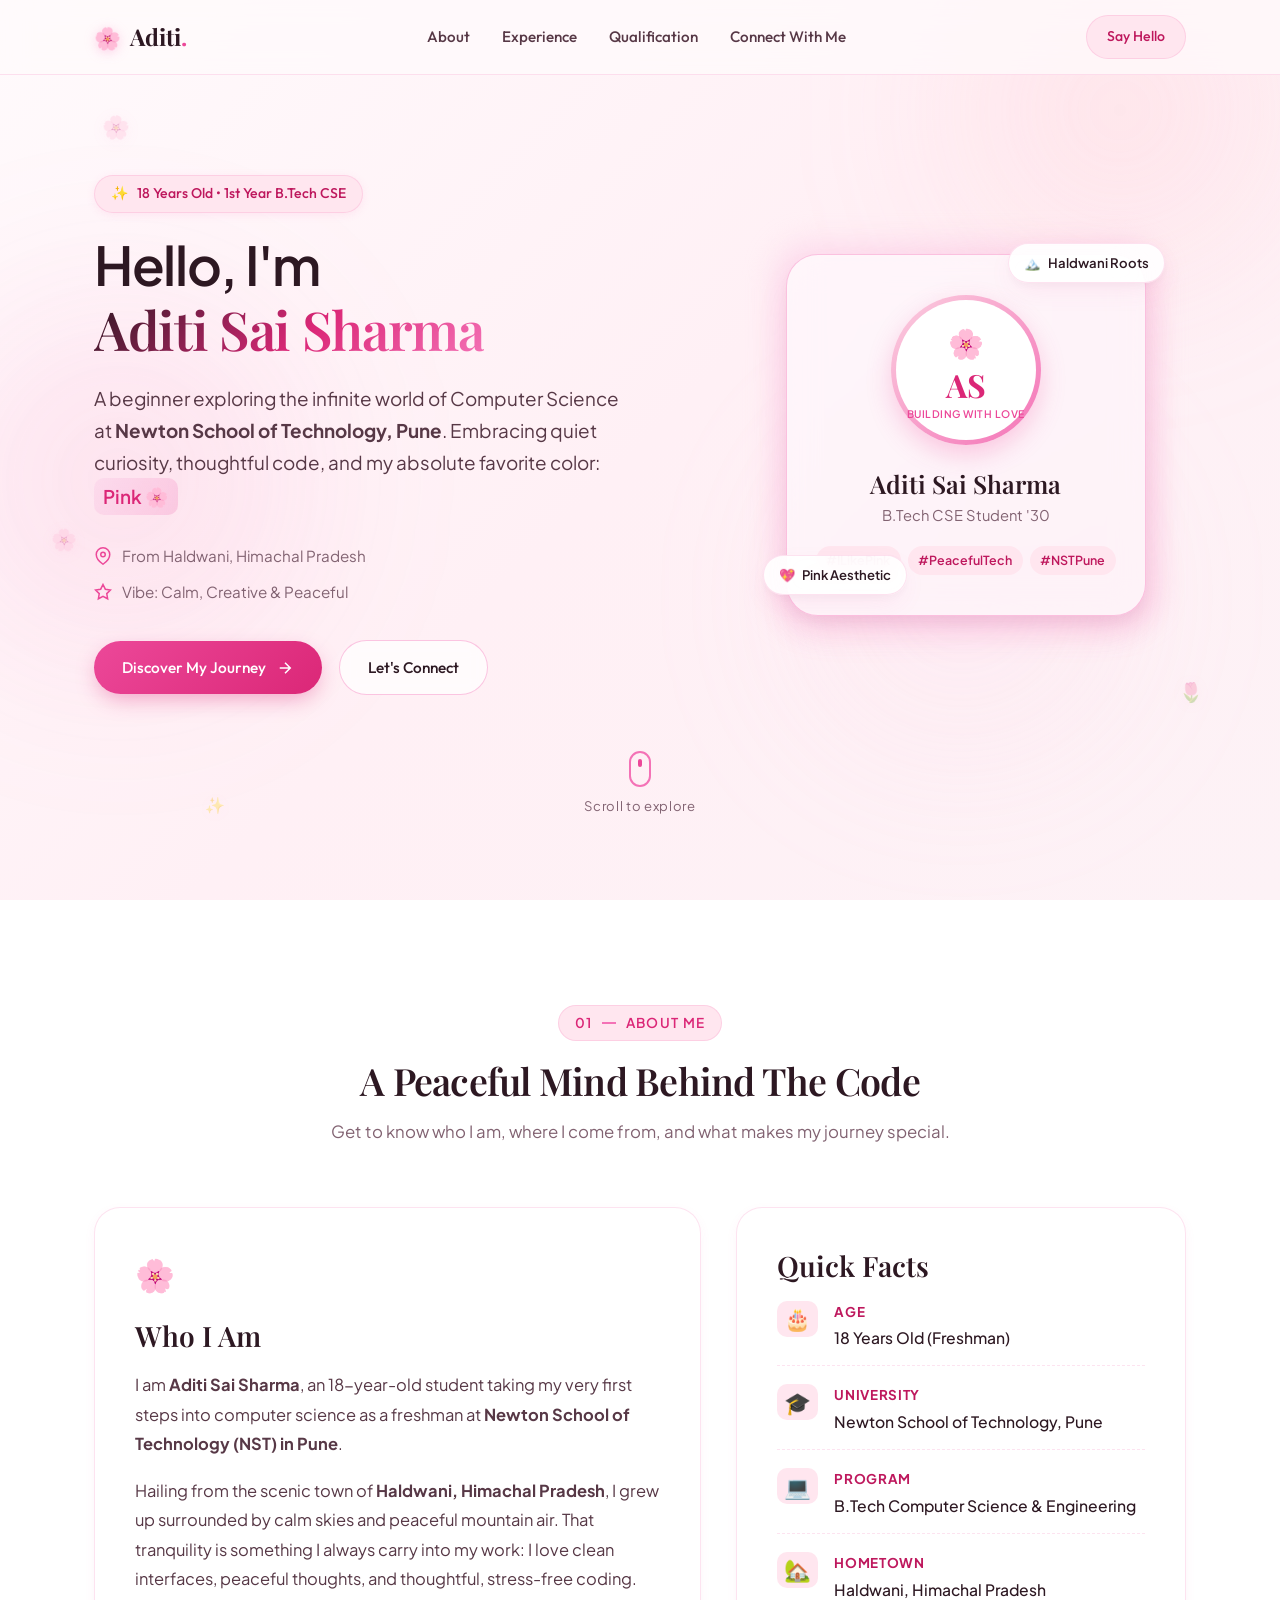
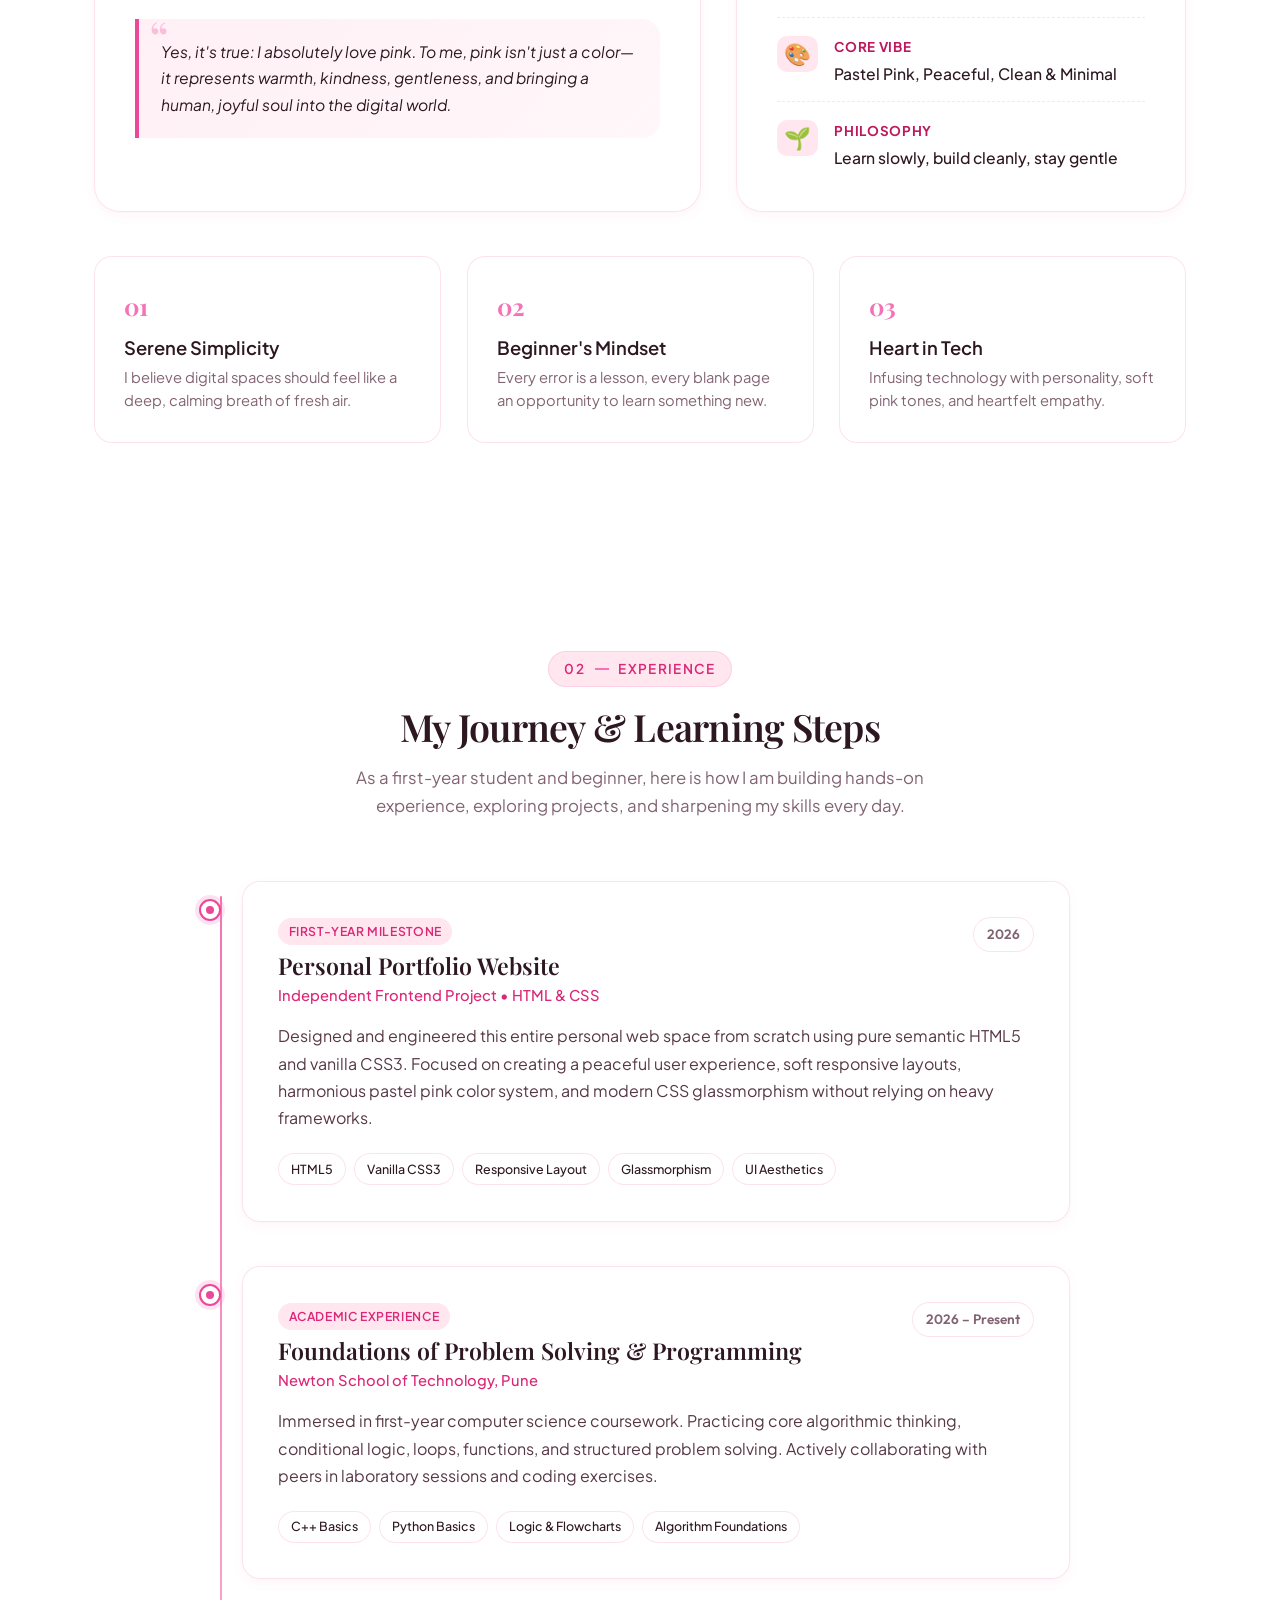
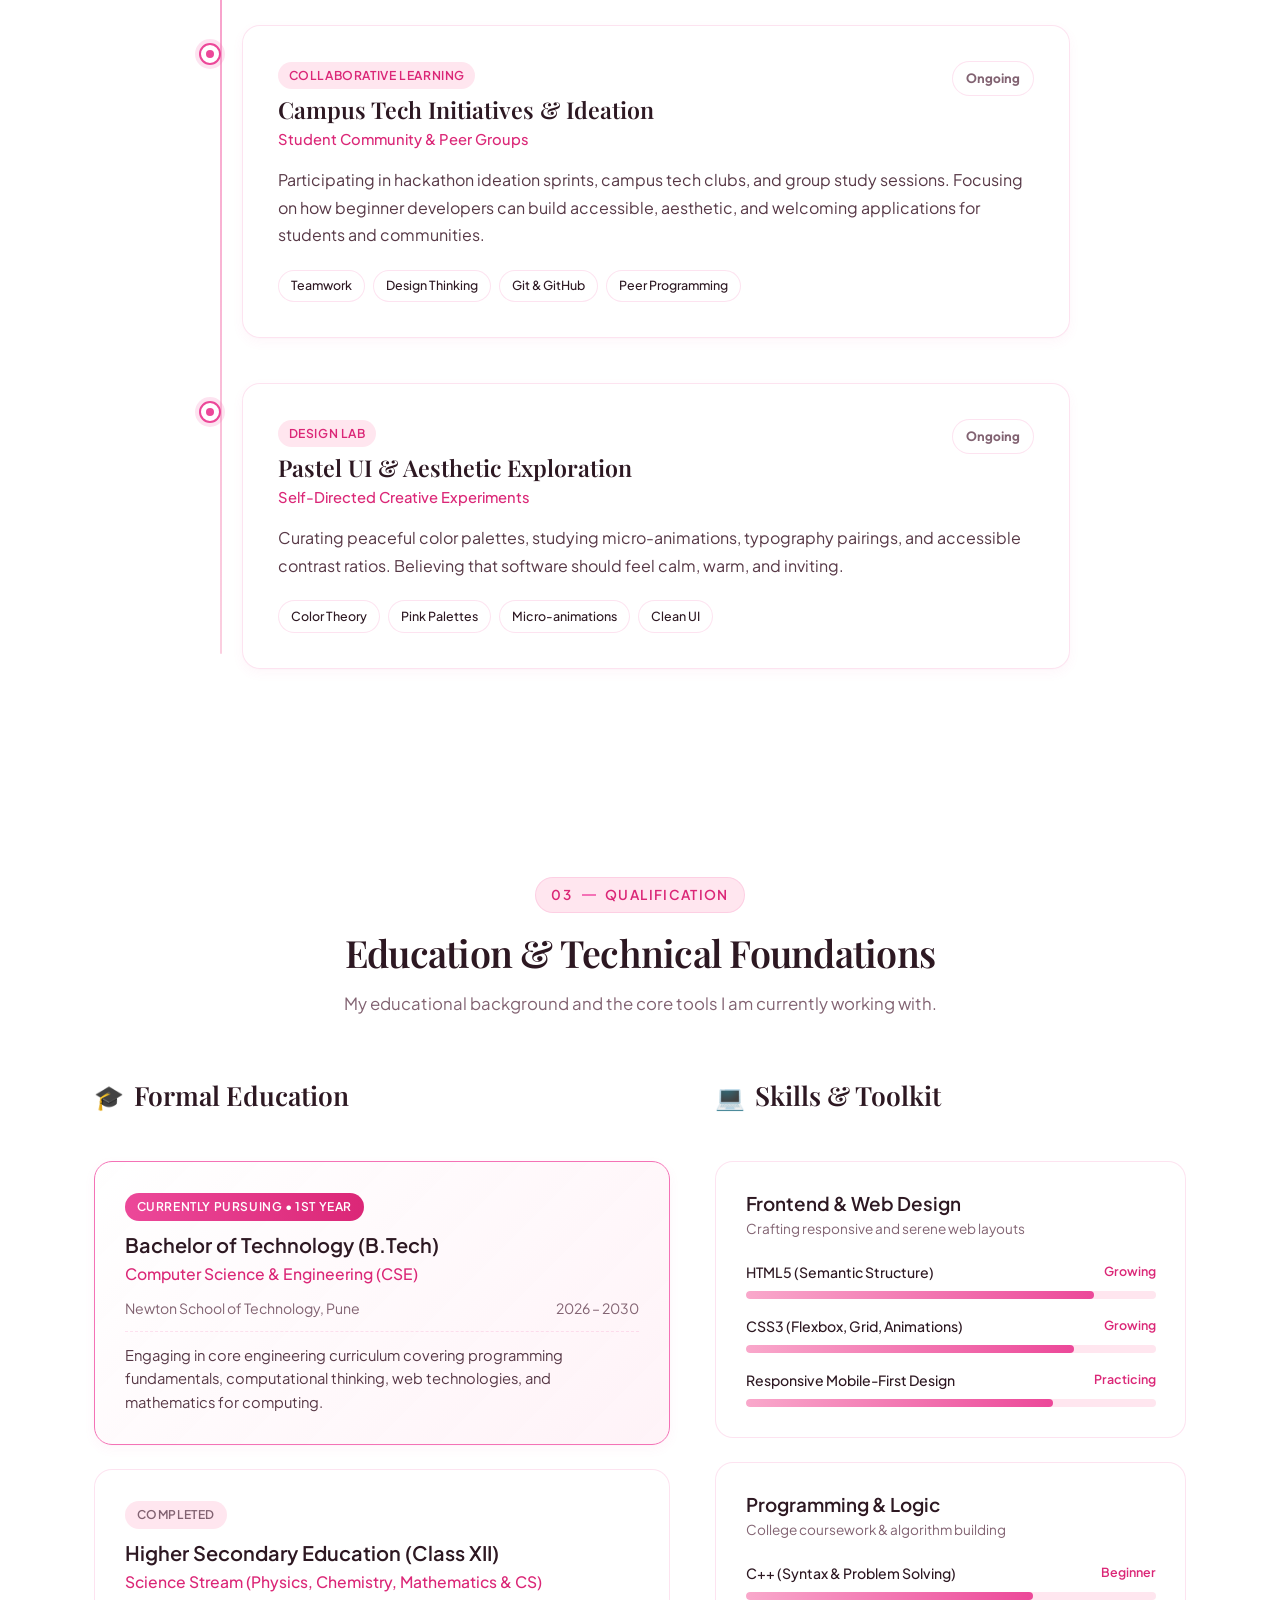
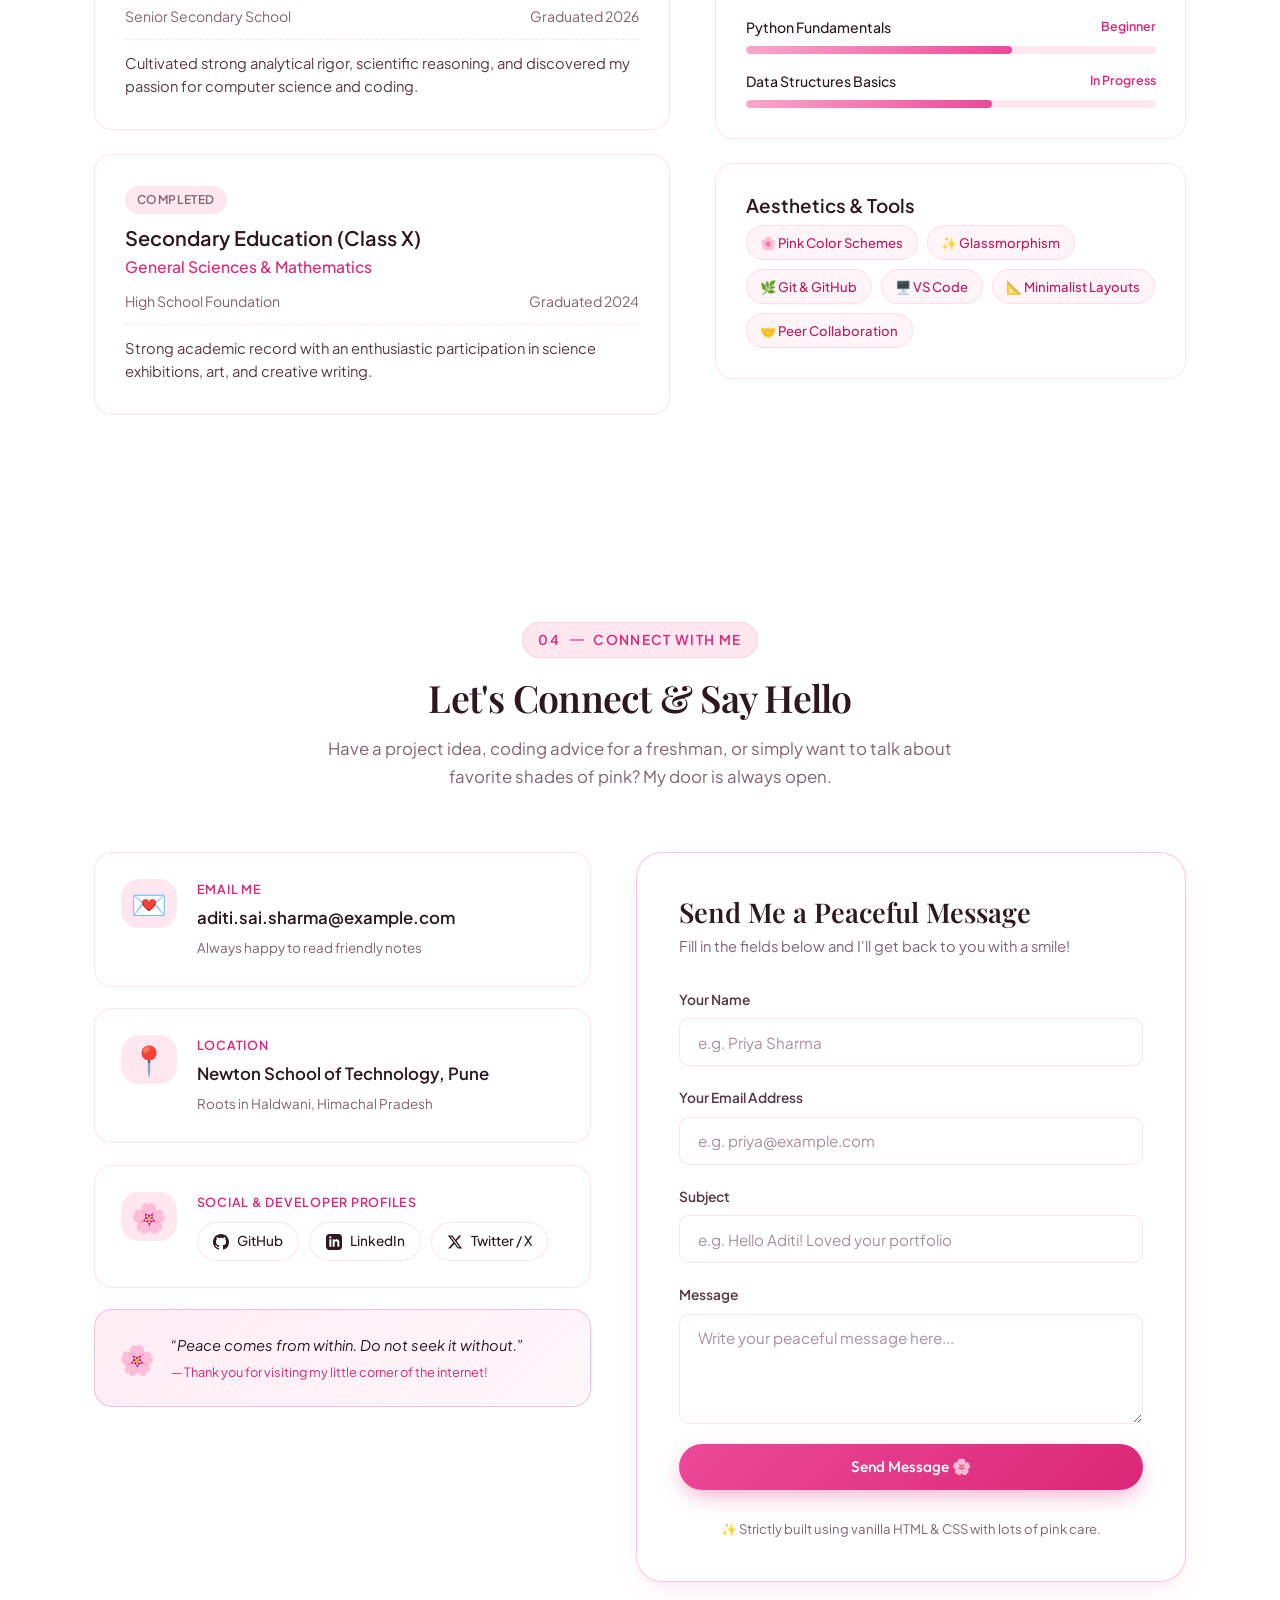
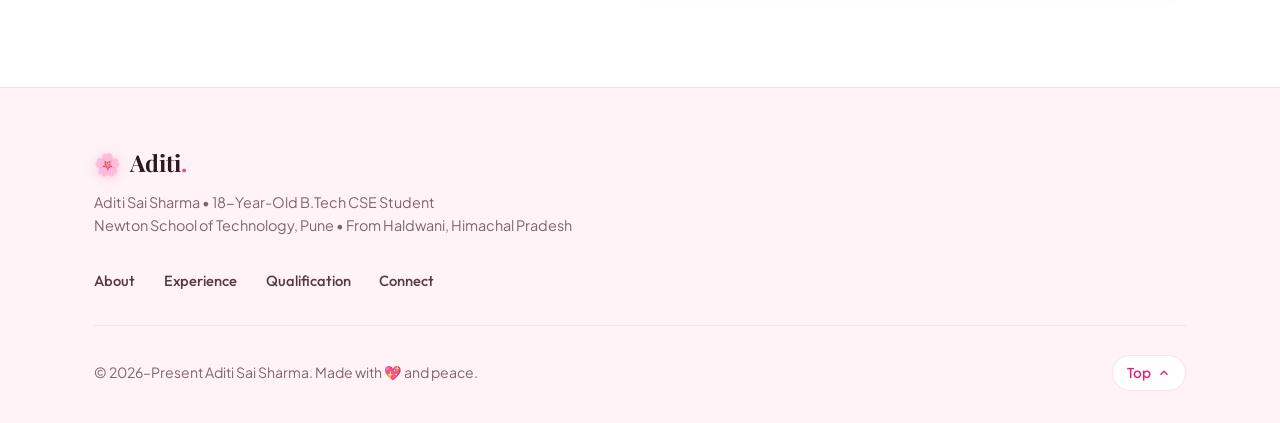
<file: index.html>
<!DOCTYPE html>
<html lang="en">

<head>
  <meta charset="UTF-8">
  <meta name="viewport" content="width=device-width, initial-scale=1.0">
  <title>Aditi Sai Sharma | First Year B.Tech CSE Portfolio</title>
  <meta name="description"
    content="Personal portfolio of Aditi Sai Sharma, 18-year-old 1st-year B.Tech CSE student at Newton School of Technology Pune. Built with peaceful pink aesthetics.">
  <meta name="author" content="Aditi Sai Sharma">

  <!-- Google Fonts: Playfair Display for Serene Titles, Plus Jakarta Sans & Outfit for Crisp Body -->
  <link rel="preconnect" href="https://fonts.googleapis.com">
  <link rel="preconnect" href="https://fonts.gstatic.com" crossorigin>
  <link
    href="https://fonts.googleapis.com/css2?family=Outfit:wght@300;400;500;600;700&family=Playfair+Display:ital,wght@0,500;0,600;0,700;1,400&family=Plus+Jakarta+Sans:wght@300;400;500;600;700&display=swap"
    rel="stylesheet">

  <link rel="stylesheet" href="style.css">
</head>

<body>

  <!-- Top Scroll Progress Indicator -->
  <div class="scroll-progress-bar" id="scrollProgressBar" aria-hidden="true"></div>

  <!-- Background Peaceful Elements -->
  <div class="ambient-glow glow-1" aria-hidden="true"></div>
  <div class="ambient-glow glow-2" aria-hidden="true"></div>
  <div class="ambient-glow glow-3" aria-hidden="true"></div>
  <div class="floating-petals" aria-hidden="true">
    <span class="petal petal-1">🌸</span>
    <span class="petal petal-2">✨</span>
    <span class="petal petal-3">🌸</span>
    <span class="petal petal-4">🌷</span>
    <span class="petal petal-5">✨</span>
    <span class="petal petal-6">🌸</span>
  </div>

  <!-- Header / Navigation -->
  <header class="site-header" id="header">
    <nav class="navbar container" aria-label="Main Navigation">
      <a href="#hero" class="brand-logo" aria-label="Aditi Sai Sharma Home">
        <span class="logo-badge">🌸</span>
        <span class="logo-text">Aditi<span class="accent-dot">.</span></span>
      </a>

      <ul class="nav-links" id="navLinks">
        <li><a href="#about" class="nav-link">About</a></li>
        <li><a href="#experience" class="nav-link">Experience</a></li>
        <li><a href="#qualification" class="nav-link">Qualification</a></li>
        <li><a href="#connect" class="nav-link">Connect With Me</a></li>
      </ul>

      <div class="nav-action">
        <a href="#connect" class="btn btn-sm btn-pink">Say Hello</a>
      </div>
    </nav>
  </header>

  <main>
    <!-- Hero Section -->
    <section class="hero-section" id="hero">
      <div class="container hero-container">

        <div class="hero-content">
          <div class="peaceful-badge">
            <span class="pulse-sparkle">✨</span>
            <span>18 Years Old • 1st Year B.Tech CSE</span>
          </div>

          <h1 class="hero-title">
            Hello, I'm <br>
            <span class="gradient-text">Aditi Sai Sharma</span>
          </h1>

          <p class="hero-subtitle">
            A beginner exploring the infinite world of Computer Science at
            <strong>Newton School of Technology, Pune</strong>. Embracing quiet curiosity,
            thoughtful code, and my absolute favorite color:
            <span class="highlight-pink">Pink 🌸</span>
          </p>

          <div class="hero-meta">
            <div class="meta-item">
              <svg class="meta-icon" viewBox="0 0 24 24" fill="none" stroke="currentColor" stroke-width="2">
                <path d="M21 10c0 7-9 13-9 13s-9-6-9-13a9 9 0 0 1 18 0z"></path>
                <circle cx="12" cy="10" r="3"></circle>
              </svg>
              <span>From Haldwani, Himachal Pradesh</span>
            </div>
            <div class="meta-item">
              <svg class="meta-icon" viewBox="0 0 24 24" fill="none" stroke="currentColor" stroke-width="2">
                <path d="M12 2l3.09 6.26L22 9.27l-5 4.87 1.18 6.88L12 17.77l-6.18 3.25L7 14.14 2 9.27l6.91-1.01L12 2z">
                </path>
              </svg>
              <span>Vibe: Calm, Creative & Peaceful</span>
            </div>
          </div>

          <div class="hero-cta-group">
            <a href="#about" class="btn btn-primary">
              <span>Discover My Journey</span>
              <svg width="18" height="18" viewBox="0 0 24 24" fill="none" stroke="currentColor" stroke-width="2">
                <path d="M5 12h14M12 5l7 7-7 7" />
              </svg>
            </a>
            <a href="#connect" class="btn btn-secondary">
              <span>Let's Connect</span>
            </a>
          </div>
        </div>

        <div class="hero-visual">
          <div class="avatar-card-wrapper">
            <div class="avatar-backdrop"></div>

            <div class="avatar-card">
              <div class="avatar-illustration">
                <div class="aesthetic-circle">
                  <!-- Calming Vector / Monogram Illustration -->
                  <div class="avatar-inner">
                    <span class="avatar-emoji">🌸</span>
                    <div class="avatar-initials">AS</div>
                    <span class="avatar-status">Building with Love</span>
                  </div>
                </div>
              </div>

              <div class="avatar-caption">
                <h2 class="avatar-name">Aditi Sai Sharma</h2>
                <p class="avatar-role">B.Tech CSE Student '30</p>
                <div class="pink-pill-row">
                  <span class="pill">#ILikePink</span>
                  <span class="pill">#PeacefulTech</span>
                  <span class="pill">#NSTPune</span>
                </div>
              </div>

              <!-- Floating Micro Cards -->
              <div class="floating-badge badge-top-right">
                <span class="badge-icon">🏔️</span>
                <span>Haldwani Roots</span>
              </div>
              <div class="floating-badge badge-bottom-left">
                <span class="badge-icon">💖</span>
                <span>Pink Aesthetic</span>
              </div>
            </div>
          </div>
        </div>

      </div>

      <div class="scroll-indicator">
        <a href="#about" aria-label="Scroll to about section">
          <span class="mouse-icon">
            <span class="wheel"></span>
          </span>
          <span class="scroll-label">Scroll to explore</span>
        </a>
      </div>
    </section>

    <!-- About Section -->
    <section class="section about-section" id="about">
      <div class="container">

        <div class="section-header reveal">
          <div class="section-tag">
            <span>01</span>
            <span class="divider"></span>
            <span>About Me</span>
          </div>
          <h2 class="section-title">A Peaceful Mind Behind The Code</h2>
          <p class="section-desc">
            Get to know who I am, where I come from, and what makes my journey special.
          </p>
        </div>

        <div class="about-grid">

          <!-- Main Story Card -->
          <div class="about-card story-card reveal reveal-left">
            <div class="card-icon-box">🌸</div>
            <h3 class="card-title">Who I Am</h3>
            <p class="card-text">
              I am <strong>Aditi Sai Sharma</strong>, an 18-year-old student taking my very first steps
              into computer science as a freshman at <strong>Newton School of Technology (NST) in Pune</strong>.
            </p>
            <p class="card-text">
              Hailing from the scenic town of <strong>Haldwani, Himachal Pradesh</strong>, I grew up surrounded
              by calm skies and peaceful mountain air. That tranquility is something I always carry into my work:
              I love clean interfaces, peaceful thoughts, and thoughtful, stress-free coding.
            </p>

            <div class="quote-card">
              <span class="quote-mark">“</span>
              <p class="quote-text">
                Yes, it's true: <em>I absolutely love pink</em>. To me, pink isn't just a color—it represents warmth,
                kindness, gentleness, and bringing a human, joyful soul into the digital world.
              </p>
            </div>
          </div>

          <!-- Highlight Badges Card -->
          <div class="about-card facts-card reveal reveal-right">
            <h3 class="card-title">Quick Facts</h3>

            <ul class="facts-list">
              <li class="fact-item">
                <span class="fact-icon">🎂</span>
                <div>
                  <strong>Age</strong>
                  <p>18 Years Old (Freshman)</p>
                </div>
              </li>
              <li class="fact-item">
                <span class="fact-icon">🎓</span>
                <div>
                  <strong>University</strong>
                  <p>Newton School of Technology, Pune</p>
                </div>
              </li>
              <li class="fact-item">
                <span class="fact-icon">💻</span>
                <div>
                  <strong>Program</strong>
                  <p>B.Tech Computer Science & Engineering</p>
                </div>
              </li>
              <li class="fact-item">
                <span class="fact-icon">🏡</span>
                <div>
                  <strong>Hometown</strong>
                  <p>Haldwani, Himachal Pradesh</p>
                </div>
              </li>
              <li class="fact-item">
                <span class="fact-icon">🎨</span>
                <div>
                  <strong>Core Vibe</strong>
                  <p>Pastel Pink, Peaceful, Clean & Minimal</p>
                </div>
              </li>
              <li class="fact-item">
                <span class="fact-icon">🌱</span>
                <div>
                  <strong>Philosophy</strong>
                  <p>Learn slowly, build cleanly, stay gentle</p>
                </div>
              </li>
            </ul>
          </div>

        </div>

        <!-- Peaceful Values Row -->
        <div class="values-row">
          <div class="value-item reveal delay-1">
            <span class="value-number">01</span>
            <h4>Serene Simplicity</h4>
            <p>I believe digital spaces should feel like a deep, calming breath of fresh air.</p>
          </div>
          <div class="value-item reveal delay-2">
            <span class="value-number">02</span>
            <h4>Beginner's Mindset</h4>
            <p>Every error is a lesson, every blank page an opportunity to learn something new.</p>
          </div>
          <div class="value-item reveal delay-3">
            <span class="value-number">03</span>
            <h4>Heart in Tech</h4>
            <p>Infusing technology with personality, soft pink tones, and heartfelt empathy.</p>
          </div>
        </div>

      </div>
    </section>

    <!-- Experience Section -->
    <section class="section experience-section" id="experience">
      <div class="container">

        <div class="section-header reveal">
          <div class="section-tag">
            <span>02</span>
            <span class="divider"></span>
            <span>Experience</span>
          </div>
          <h2 class="section-title">My Journey & Learning Steps</h2>
          <p class="section-desc">
            As a first-year student and beginner, here is how I am building hands-on experience,
            exploring projects, and sharpening my skills every day.
          </p>
        </div>

        <div class="experience-timeline">

          <!-- Experience Card 1 -->
          <article class="timeline-item reveal delay-1">
            <div class="timeline-dot">
              <span class="dot-inner"></span>
            </div>
            <div class="timeline-card">
              <div class="timeline-header">
                <div>
                  <span class="timeline-badge">First-Year Milestone</span>
                  <h3 class="timeline-title">Personal Portfolio Website</h3>
                  <p class="timeline-subtitle">Independent Frontend Project • HTML & CSS</p>
                </div>
                <span class="timeline-date">2026</span>
              </div>
              <p class="timeline-text">
                Designed and engineered this entire personal web space from scratch using pure semantic HTML5
                and vanilla CSS3. Focused on creating a peaceful user experience, soft responsive layouts,
                harmonious pastel pink color system, and modern CSS glassmorphism without relying on heavy frameworks.
              </p>
              <div class="tech-tags">
                <span class="tag">HTML5</span>
                <span class="tag">Vanilla CSS3</span>
                <span class="tag">Responsive Layout</span>
                <span class="tag">Glassmorphism</span>
                <span class="tag">UI Aesthetics</span>
              </div>
            </div>
          </article>

          <!-- Experience Card 2 -->
          <article class="timeline-item reveal delay-2">
            <div class="timeline-dot">
              <span class="dot-inner"></span>
            </div>
            <div class="timeline-card">
              <div class="timeline-header">
                <div>
                  <span class="timeline-badge">Academic Experience</span>
                  <h3 class="timeline-title">Foundations of Problem Solving & Programming</h3>
                  <p class="timeline-subtitle">Newton School of Technology, Pune</p>
                </div>
                <span class="timeline-date">2026 – Present</span>
              </div>
              <p class="timeline-text">
                Immersed in first-year computer science coursework. Practicing core algorithmic thinking,
                conditional logic, loops, functions, and structured problem solving. Actively collaborating
                with peers in laboratory sessions and coding exercises.
              </p>
              <div class="tech-tags">
                <span class="tag">C++ Basics</span>
                <span class="tag">Python Basics</span>
                <span class="tag">Logic & Flowcharts</span>
                <span class="tag">Algorithm Foundations</span>
              </div>
            </div>
          </article>

          <!-- Experience Card 3 -->
          <article class="timeline-item reveal delay-1">
            <div class="timeline-dot">
              <span class="dot-inner"></span>
            </div>
            <div class="timeline-card">
              <div class="timeline-header">
                <div>
                  <span class="timeline-badge">Collaborative Learning</span>
                  <h3 class="timeline-title">Campus Tech Initiatives & Ideation</h3>
                  <p class="timeline-subtitle">Student Community & Peer Groups</p>
                </div>
                <span class="timeline-date">Ongoing</span>
              </div>
              <p class="timeline-text">
                Participating in hackathon ideation sprints, campus tech clubs, and group study sessions.
                Focusing on how beginner developers can build accessible, aesthetic, and welcoming applications
                for students and communities.
              </p>
              <div class="tech-tags">
                <span class="tag">Teamwork</span>
                <span class="tag">Design Thinking</span>
                <span class="tag">Git & GitHub</span>
                <span class="tag">Peer Programming</span>
              </div>
            </div>
          </article>

          <!-- Experience Card 4 -->
          <article class="timeline-item reveal delay-2">
            <div class="timeline-dot">
              <span class="dot-inner"></span>
            </div>
            <div class="timeline-card">
              <div class="timeline-header">
                <div>
                  <span class="timeline-badge">Design Lab</span>
                  <h3 class="timeline-title">Pastel UI & Aesthetic Exploration</h3>
                  <p class="timeline-subtitle">Self-Directed Creative Experiments</p>
                </div>
                <span class="timeline-date">Ongoing</span>
              </div>
              <p class="timeline-text">
                Curating peaceful color palettes, studying micro-animations, typography pairings,
                and accessible contrast ratios. Believing that software should feel calm, warm, and inviting.
              </p>
              <div class="tech-tags">
                <span class="tag">Color Theory</span>
                <span class="tag">Pink Palettes</span>
                <span class="tag">Micro-animations</span>
                <span class="tag">Clean UI</span>
              </div>
            </div>
          </article>

        </div>

      </div>
    </section>

    <!-- Qualification Section -->
    <section class="section qualification-section" id="qualification">
      <div class="container">

        <div class="section-header reveal">
          <div class="section-tag">
            <span>03</span>
            <span class="divider"></span>
            <span>Qualification</span>
          </div>
          <h2 class="section-title">Education & Technical Foundations</h2>
          <p class="section-desc">
            My educational background and the core tools I am currently working with.
          </p>
        </div>

        <div class="qualification-layout">

          <!-- Education Column -->
          <div class="education-block">
            <h3 class="block-title reveal">
              <span class="title-icon">🎓</span>
              <span>Formal Education</span>
            </h3>

            <div class="edu-card active-card reveal delay-1">
              <div class="edu-status-chip">Currently Pursuing • 1st Year</div>
              <h4 class="edu-degree">Bachelor of Technology (B.Tech)</h4>
              <p class="edu-major">Computer Science & Engineering (CSE)</p>
              <div class="edu-meta">
                <span class="edu-inst">Newton School of Technology, Pune</span>
                <span class="edu-year">2026 – 2030</span>
              </div>
              <p class="edu-notes">
                Engaging in core engineering curriculum covering programming fundamentals, computational thinking,
                web technologies, and mathematics for computing.
              </p>
            </div>

            <div class="edu-card reveal delay-2">
              <div class="edu-status-chip chip-past">Completed</div>
              <h4 class="edu-degree">Higher Secondary Education (Class XII)</h4>
              <p class="edu-major">Science Stream (Physics, Chemistry, Mathematics & CS)</p>
              <div class="edu-meta">
                <span class="edu-inst">Senior Secondary School</span>
                <span class="edu-year">Graduated 2026</span>
              </div>
              <p class="edu-notes">
                Cultivated strong analytical rigor, scientific reasoning, and discovered my passion for
                computer science and coding.
              </p>
            </div>

            <div class="edu-card reveal delay-3">
              <div class="edu-status-chip chip-past">Completed</div>
              <h4 class="edu-degree">Secondary Education (Class X)</h4>
              <p class="edu-major">General Sciences & Mathematics</p>
              <div class="edu-meta">
                <span class="edu-inst">High School Foundation</span>
                <span class="edu-year">Graduated 2024</span>
              </div>
              <p class="edu-notes">
                Strong academic record with an enthusiastic participation in science exhibitions, art, and creative
                writing.
              </p>
            </div>
          </div>

          <!-- Skills Column -->
          <div class="skills-block">
            <h3 class="block-title reveal">
              <span class="title-icon">💻</span>
              <span>Skills & Toolkit</span>
            </h3>

            <div class="skills-category-card reveal delay-1">
              <h4 class="skills-cat-title">Frontend & Web Design</h4>
              <p class="skills-cat-desc">Crafting responsive and serene web layouts</p>
              <div class="skill-meter-group">
                <div class="skill-meter-item">
                  <div class="meter-info">
                    <span>HTML5 (Semantic Structure)</span>
                    <span class="meter-level">Growing</span>
                  </div>
                  <div class="meter-bar">
                    <div class="meter-fill fill-85"></div>
                  </div>
                </div>
                <div class="skill-meter-item">
                  <div class="meter-info">
                    <span>CSS3 (Flexbox, Grid, Animations)</span>
                    <span class="meter-level">Growing</span>
                  </div>
                  <div class="meter-bar">
                    <div class="meter-fill fill-80"></div>
                  </div>
                </div>
                <div class="skill-meter-item">
                  <div class="meter-info">
                    <span>Responsive Mobile-First Design</span>
                    <span class="meter-level">Practicing</span>
                  </div>
                  <div class="meter-bar">
                    <div class="meter-fill fill-75"></div>
                  </div>
                </div>
              </div>
            </div>

            <div class="skills-category-card reveal delay-2">
              <h4 class="skills-cat-title">Programming & Logic</h4>
              <p class="skills-cat-desc">College coursework & algorithm building</p>
              <div class="skill-meter-group">
                <div class="skill-meter-item">
                  <div class="meter-info">
                    <span>C++ (Syntax & Problem Solving)</span>
                    <span class="meter-level">Beginner</span>
                  </div>
                  <div class="meter-bar">
                    <div class="meter-fill fill-70"></div>
                  </div>
                </div>
                <div class="skill-meter-item">
                  <div class="meter-info">
                    <span>Python Fundamentals</span>
                    <span class="meter-level">Beginner</span>
                  </div>
                  <div class="meter-bar">
                    <div class="meter-fill fill-65"></div>
                  </div>
                </div>
                <div class="skill-meter-item">
                  <div class="meter-info">
                    <span>Data Structures Basics</span>
                    <span class="meter-level">In Progress</span>
                  </div>
                  <div class="meter-bar">
                    <div class="meter-fill fill-60"></div>
                  </div>
                </div>
              </div>
            </div>

            <div class="skills-category-card reveal delay-3">
              <h4 class="skills-cat-title">Aesthetics & Tools</h4>
              <div class="tool-pills">
                <span class="tool-tag">🌸 Pink Color Schemes</span>
                <span class="tool-tag">✨ Glassmorphism</span>
                <span class="tool-tag">🌿 Git & GitHub</span>
                <span class="tool-tag">🖥️ VS Code</span>
                <span class="tool-tag">📐 Minimalist Layouts</span>
                <span class="tool-tag">🤝 Peer Collaboration</span>
              </div>
            </div>

          </div>

        </div>

      </div>
    </section>

    <!-- Connect With Me Section -->
    <section class="section connect-section" id="connect">
      <div class="container">

        <div class="section-header reveal">
          <div class="section-tag">
            <span>04</span>
            <span class="divider"></span>
            <span>Connect With Me</span>
          </div>
          <h2 class="section-title">Let's Connect & Say Hello</h2>
          <p class="section-desc">
            Have a project idea, coding advice for a freshman, or simply want to talk about favorite shades of pink?
            My door is always open.
          </p>
        </div>

        <div class="connect-layout">

          <!-- Connect Info / Cards -->
          <div class="connect-info">

            <div class="connect-card reveal reveal-left delay-1">
              <div class="connect-card-icon">💌</div>
              <div class="connect-card-details">
                <span class="connect-label">Email Me</span>
                <a href="mailto:aditi.sai.sharma@example.com" class="connect-link">aditi.sai.sharma@example.com</a>
                <span class="connect-hint">Always happy to read friendly notes</span>
              </div>
            </div>

            <div class="connect-card reveal reveal-left delay-2">
              <div class="connect-card-icon">📍</div>
              <div class="connect-card-details">
                <span class="connect-label">Location</span>
                <p class="connect-value">Newton School of Technology, Pune</p>
                <span class="connect-hint">Roots in Haldwani, Himachal Pradesh</span>
              </div>
            </div>

            <div class="connect-card reveal reveal-left delay-3">
              <div class="connect-card-icon">🌸</div>
              <div class="connect-card-details">
                <span class="connect-label">Social & Developer Profiles</span>
                <div class="social-links-grid">
                  <a href="https://github.com" target="_blank" rel="noopener noreferrer" class="social-pill">
                    <svg width="16" height="16" viewBox="0 0 24 24" fill="currentColor">
                      <path
                        d="M12 0C5.37 0 0 5.37 0 12c0 5.31 3.435 9.795 8.205 11.385.6.105.825-.255.825-.57 0-.285-.015-1.23-.015-2.235-3.015.555-3.795-.735-4.035-1.41-.135-.345-.72-1.41-1.23-1.695-.42-.225-1.02-.78-.015-.795.945-.015 1.62.87 1.845 1.23 1.08 1.815 2.805 1.305 3.495.99.105-.78.42-1.305.765-1.605-2.67-.3-5.46-1.335-5.46-5.925 0-1.305.465-2.385 1.23-3.225-.12-.3-.54-1.53.12-3.18 0 0 1.005-.315 3.3 1.23.96-.27 1.98-.405 3-.405s2.04.135 3 .405c2.295-1.56 3.3-1.23 3.3-1.23.66 1.65.24 2.88.12 3.18.765.84 1.23 1.905 1.23 3.225 0 4.605-2.805 5.625-5.475 5.925.435.375.81 1.095.81 2.22 0 1.605-.015 2.895-.015 3.3 0 .315.225.69.825.57A12.02 12.02 0 0024 12c0-6.63-5.37-12-12-12z" />
                    </svg>
                    <span>GitHub</span>
                  </a>
                  <a href="https://linkedin.com" target="_blank" rel="noopener noreferrer" class="social-pill">
                    <svg width="16" height="16" viewBox="0 0 24 24" fill="currentColor">
                      <path
                        d="M19 0h-14c-2.761 0-5 2.239-5 5v14c0 2.761 2.239 5 5 5h14c2.762 0 5-2.239 5-5v-14c0-2.761-2.238-5-5-5zm-11 19h-3v-11h3v11zm-1.5-12.268c-.966 0-1.75-.79-1.75-1.764s.784-1.764 1.75-1.764 1.75.79 1.75 1.764-.783 1.764-1.75 1.764zm13.5 12.268h-3v-5.604c0-3.368-4-3.113-4 0v5.604h-3v-11h3v1.765c1.396-2.586 7-2.777 7 2.476v6.759z" />
                    </svg>
                    <span>LinkedIn</span>
                  </a>
                  <a href="https://twitter.com" target="_blank" rel="noopener noreferrer" class="social-pill">
                    <svg width="16" height="16" viewBox="0 0 24 24" fill="currentColor">
                      <path
                        d="M18.244 2.25h3.308l-7.227 8.26 8.502 11.24H16.17l-5.214-6.817L4.99 21.75H1.68l7.73-8.835L1.254 2.25H8.08l4.713 6.231zm-1.161 17.52h1.833L7.084 4.126H5.117z" />
                    </svg>
                    <span>Twitter / X</span>
                  </a>
                </div>
              </div>
            </div>

            <!-- Peaceful Quote Box -->
            <div class="peace-message-box reveal delay-4">
              <span class="sparkle-icon">🌸</span>
              <p>
                “Peace comes from within. Do not seek it without.” <br>
                <small>— Thank you for visiting my little corner of the internet!</small>
              </p>
            </div>

          </div>

          <!-- Connect Form -->
          <div class="connect-form-card reveal reveal-right">
            <h3 class="form-title">Send Me a Peaceful Message</h3>
            <p class="form-subtitle">Fill in the fields below and I'll get back to you with a smile!</p>

            <form class="peaceful-form" action="mailto:aditi.sai.sharma@example.com" method="post" enctype="text/plain">

              <div class="form-group">
                <label for="name" class="form-label">Your Name</label>
                <input type="text" id="name" name="name" class="form-input" placeholder="e.g. Priya Sharma" required>
              </div>

              <div class="form-group">
                <label for="email" class="form-label">Your Email Address</label>
                <input type="email" id="email" name="email" class="form-input" placeholder="e.g. priya@example.com"
                  required>
              </div>

              <div class="form-group">
                <label for="subject" class="form-label">Subject</label>
                <input type="text" id="subject" name="subject" class="form-input"
                  placeholder="e.g. Hello Aditi! Loved your portfolio" required>
              </div>

              <div class="form-group">
                <label for="message" class="form-label">Message</label>
                <textarea id="message" name="message" rows="4" class="form-textarea"
                  placeholder="Write your peaceful message here..." required></textarea>
              </div>

              <button type="submit" class="btn btn-primary btn-block">
                <span>Send Message 🌸</span>
              </button>

              <p class="form-notice">✨ Strictly built using vanilla HTML & CSS with lots of pink care.</p>
            </form>
          </div>

        </div>

      </div>
    </section>
  </main>

  <!-- Site Footer -->
  <footer class="site-footer">
    <div class="container footer-container">
      <div class="footer-brand">
        <a href="#hero" class="brand-logo">
          <span class="logo-badge">🌸</span>
          <span class="logo-text">Aditi<span class="accent-dot">.</span></span>
        </a>
        <p class="footer-tagline">
          Aditi Sai Sharma • 18-Year-Old B.Tech CSE Student <br>
          Newton School of Technology, Pune • From Haldwani, Himachal Pradesh
        </p>
      </div>

      <div class="footer-links">
        <a href="#about">About</a>
        <a href="#experience">Experience</a>
        <a href="#qualification">Qualification</a>
        <a href="#connect">Connect</a>
      </div>

      <div class="footer-bottom">
        <p>© 2026–Present Aditi Sai Sharma. Made with 💖 and peace.</p>
        <a href="#hero" class="back-to-top" aria-label="Back to top of page">
          <span>Top</span>
          <svg width="14" height="14" viewBox="0 0 24 24" fill="none" stroke="currentColor" stroke-width="2.5">
            <path d="M18 15l-6-6-6 6" />
          </svg>
        </a>
      </div>
    </div>
  </footer>

  <!-- Floating Quick Scroll to Top Button -->
  <a href="#hero" class="floating-top-btn" id="floatingTopBtn" aria-label="Scroll to top of page">🌸</a>

  <!-- Peaceful Scroll Animations Controller -->
  <script>
    // 1. Intersection Observer for Smooth Scroll Reveal
    const revealElements = document.querySelectorAll('.reveal');
    const observerOptions = {
      threshold: 0.12,
      rootMargin: '0px 0px -40px 0px'
    };

    const revealObserver = new IntersectionObserver((entries, observer) => {
      entries.forEach((entry) => {
        if (entry.isIntersecting) {
          entry.target.classList.add('active');
        }
      });
    }, observerOptions);

    revealElements.forEach((el) => revealObserver.observe(el));

    // 2. Scroll Progress Bar & Dynamic Header Elevation & Active Nav Tracking
    const progressBar = document.getElementById('scrollProgressBar');
    const header = document.getElementById('header');
    const floatingBtn = document.getElementById('floatingTopBtn');
    const navLinks = document.querySelectorAll('.nav-link');
    const sections = document.querySelectorAll('section[id]');

    window.addEventListener('scroll', () => {
      const winScroll = document.documentElement.scrollTop || document.body.scrollTop;
      const height = document.documentElement.scrollHeight - document.documentElement.clientHeight;
      const scrolled = height > 0 ? (winScroll / height) * 100 : 0;

      // Update top progress bar
      if (progressBar) {
        progressBar.style.width = scrolled + '%';
      }

      // Elevate header with subtle frosted shadow when scrolled
      if (header) {
        if (winScroll > 40) {
          header.classList.add('scrolled');
        } else {
          header.classList.remove('scrolled');
        }
      }

      // Show floating back-to-top button after scrolling past hero
      if (floatingBtn) {
        if (winScroll > 360) {
          floatingBtn.classList.add('visible');
        } else {
          floatingBtn.classList.remove('visible');
        }
      }

      // Highlight active nav link based on scroll position
      let currentSection = '';
      sections.forEach((section) => {
        const sectionTop = section.offsetTop - 140;
        const sectionHeight = section.offsetHeight;
        if (winScroll >= sectionTop && winScroll < sectionTop + sectionHeight) {
          currentSection = section.getAttribute('id');
        }
      });

      navLinks.forEach((link) => {
        link.classList.remove('active');
        if (link.getAttribute('href') === `#${currentSection}`) {
          link.classList.add('active');
        }
      });
    }, { passive: true });
  </script>

</body>

</html>
</file>
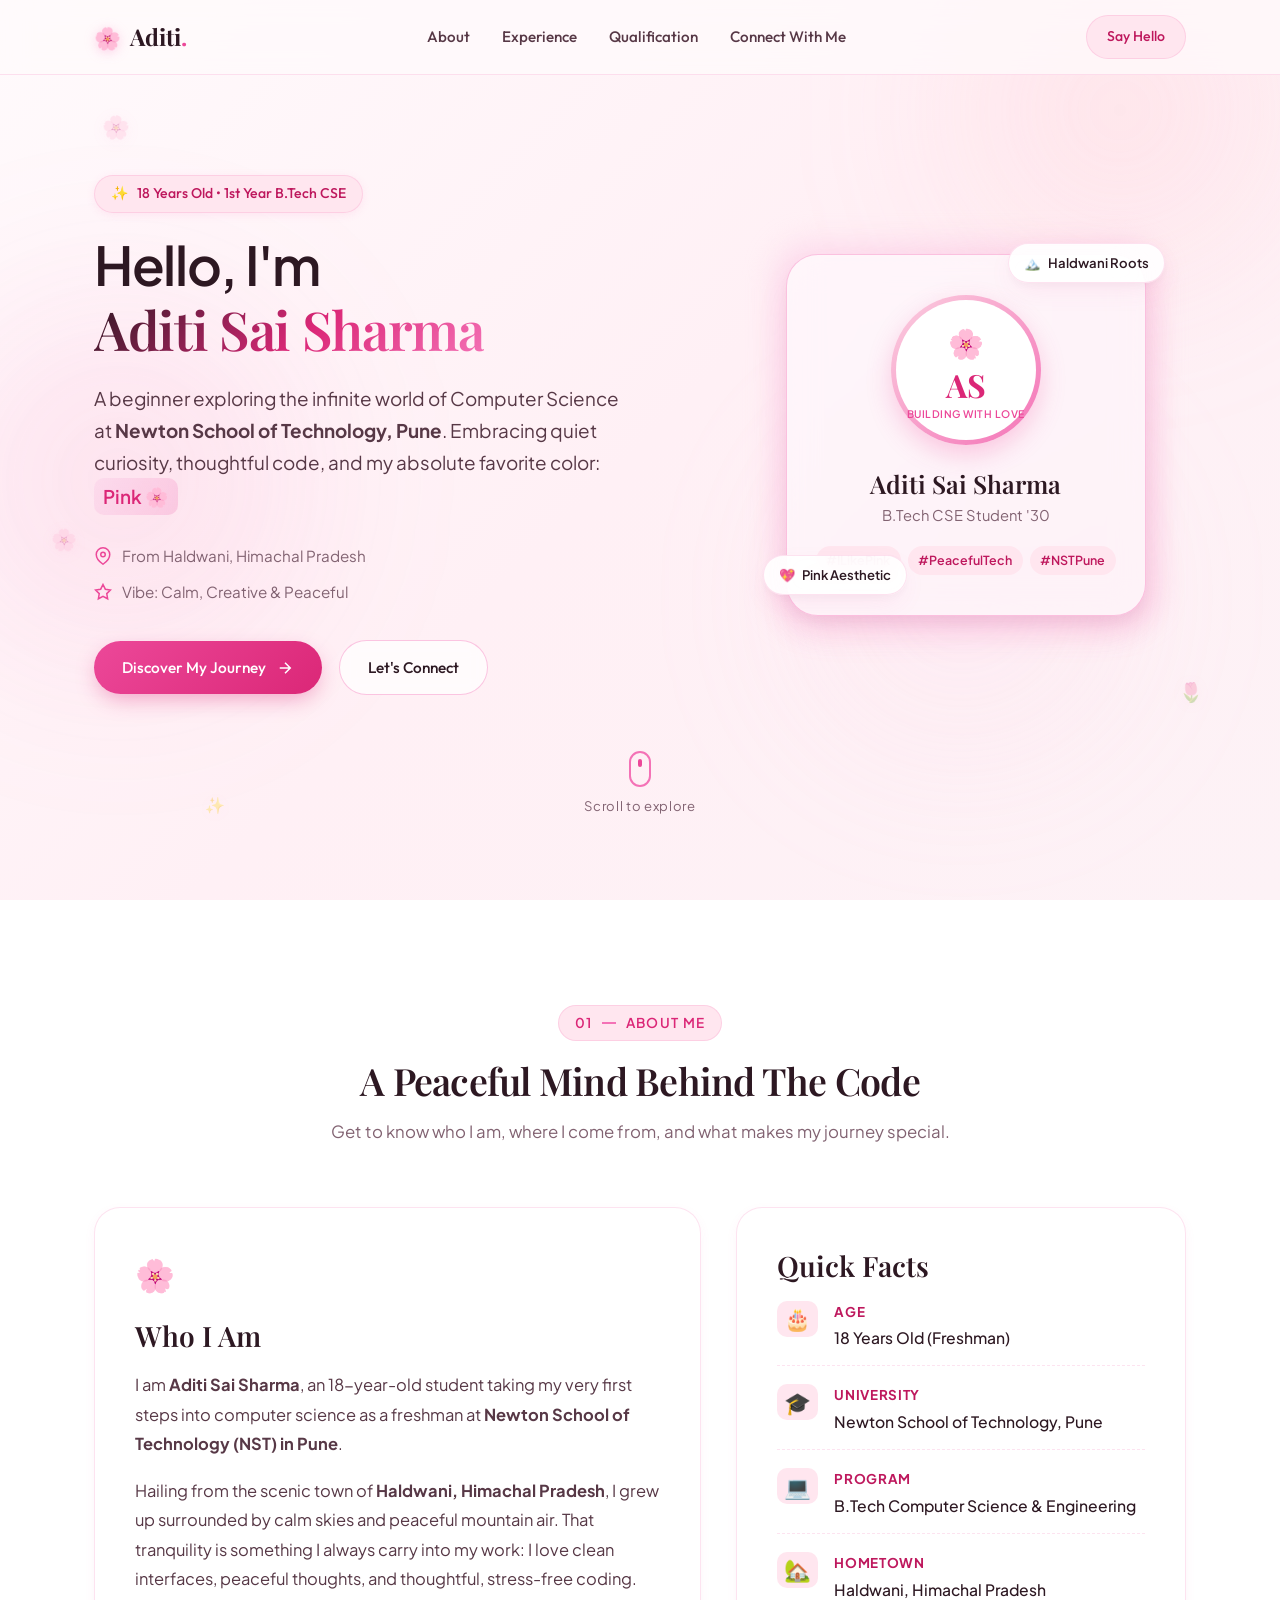
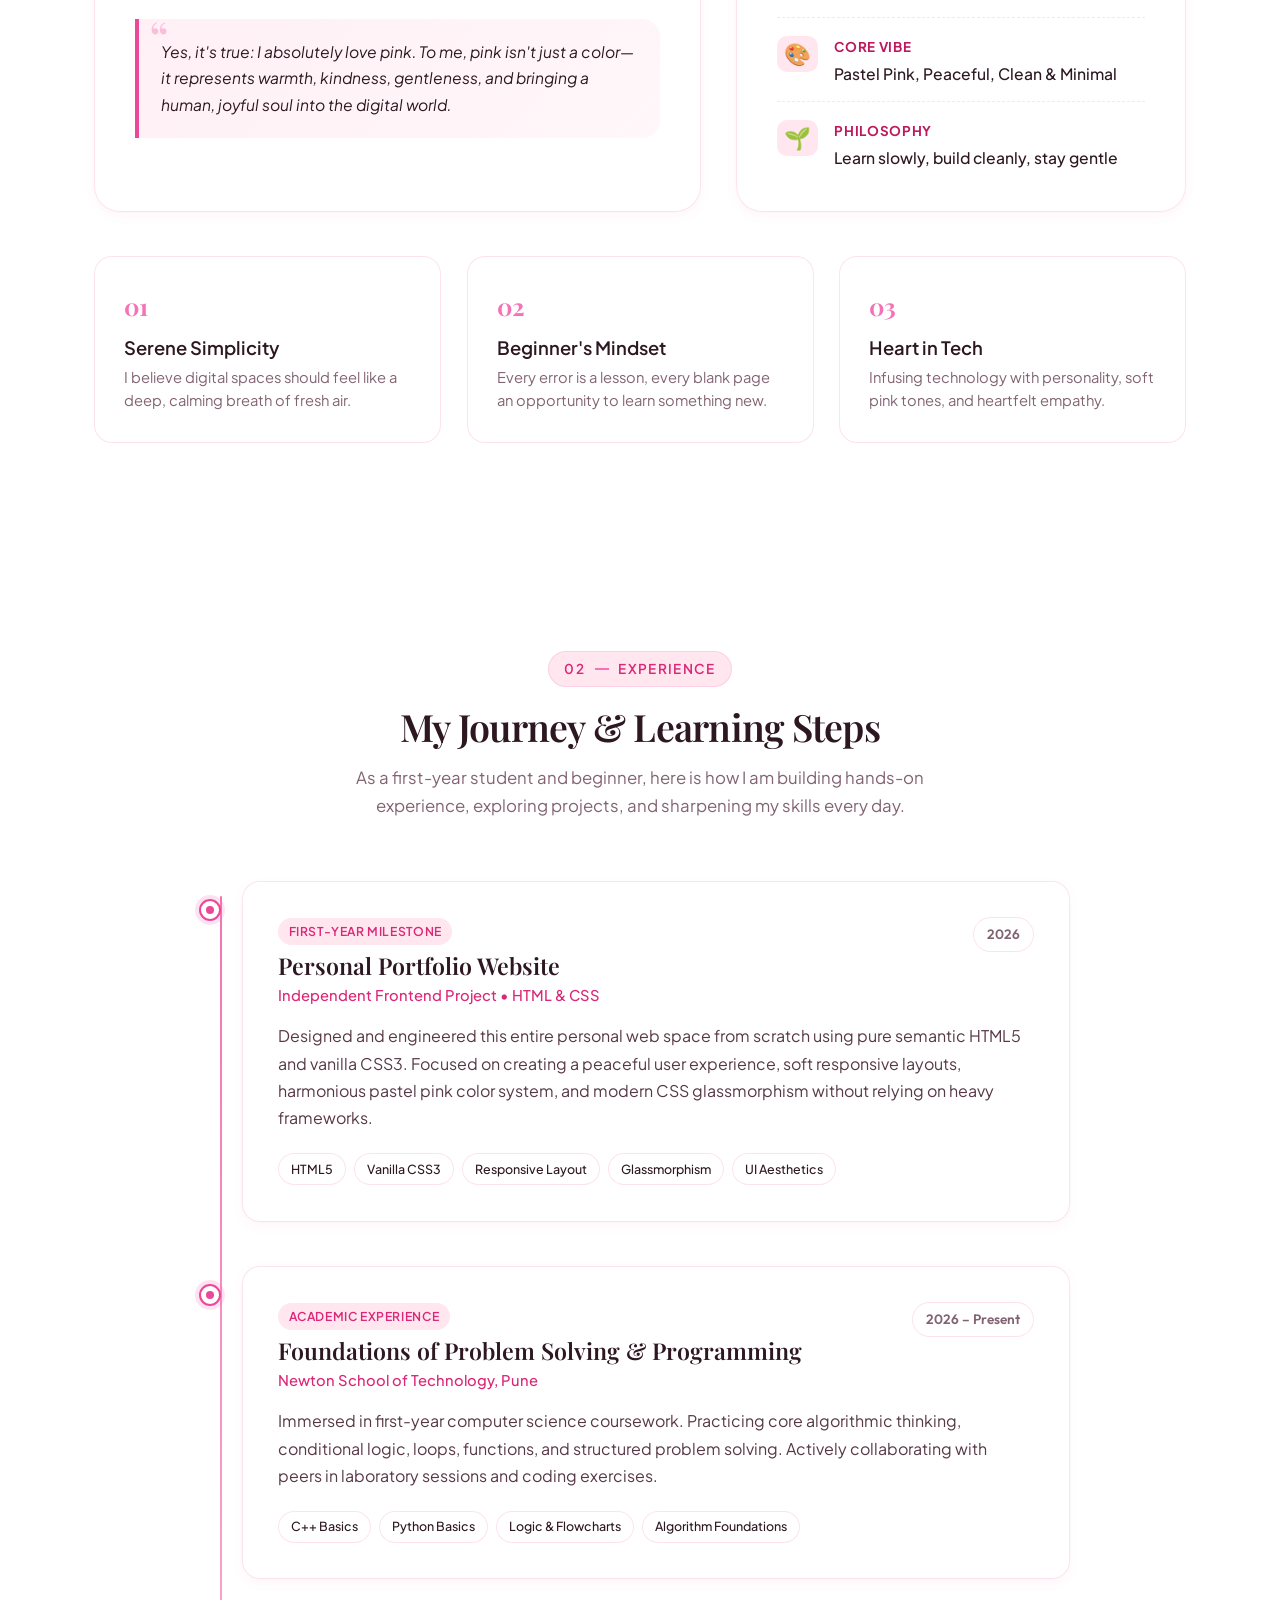
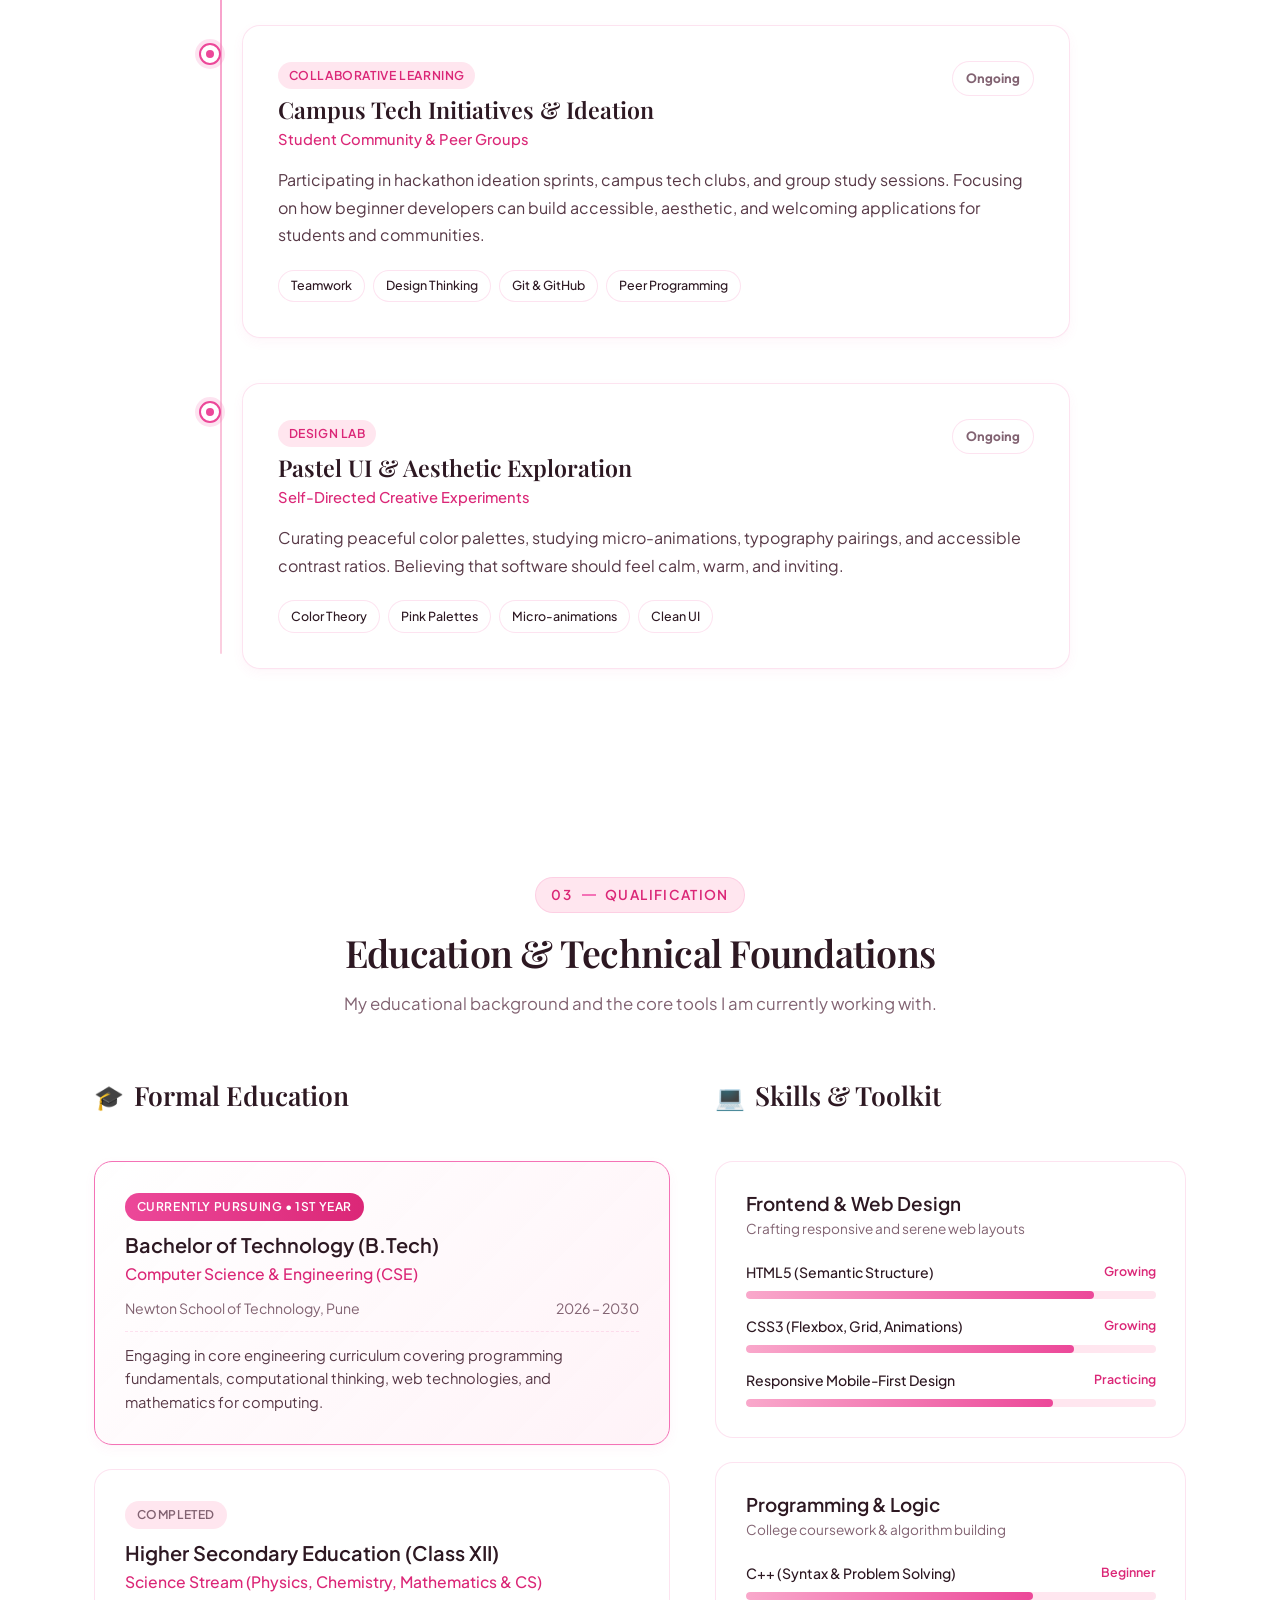
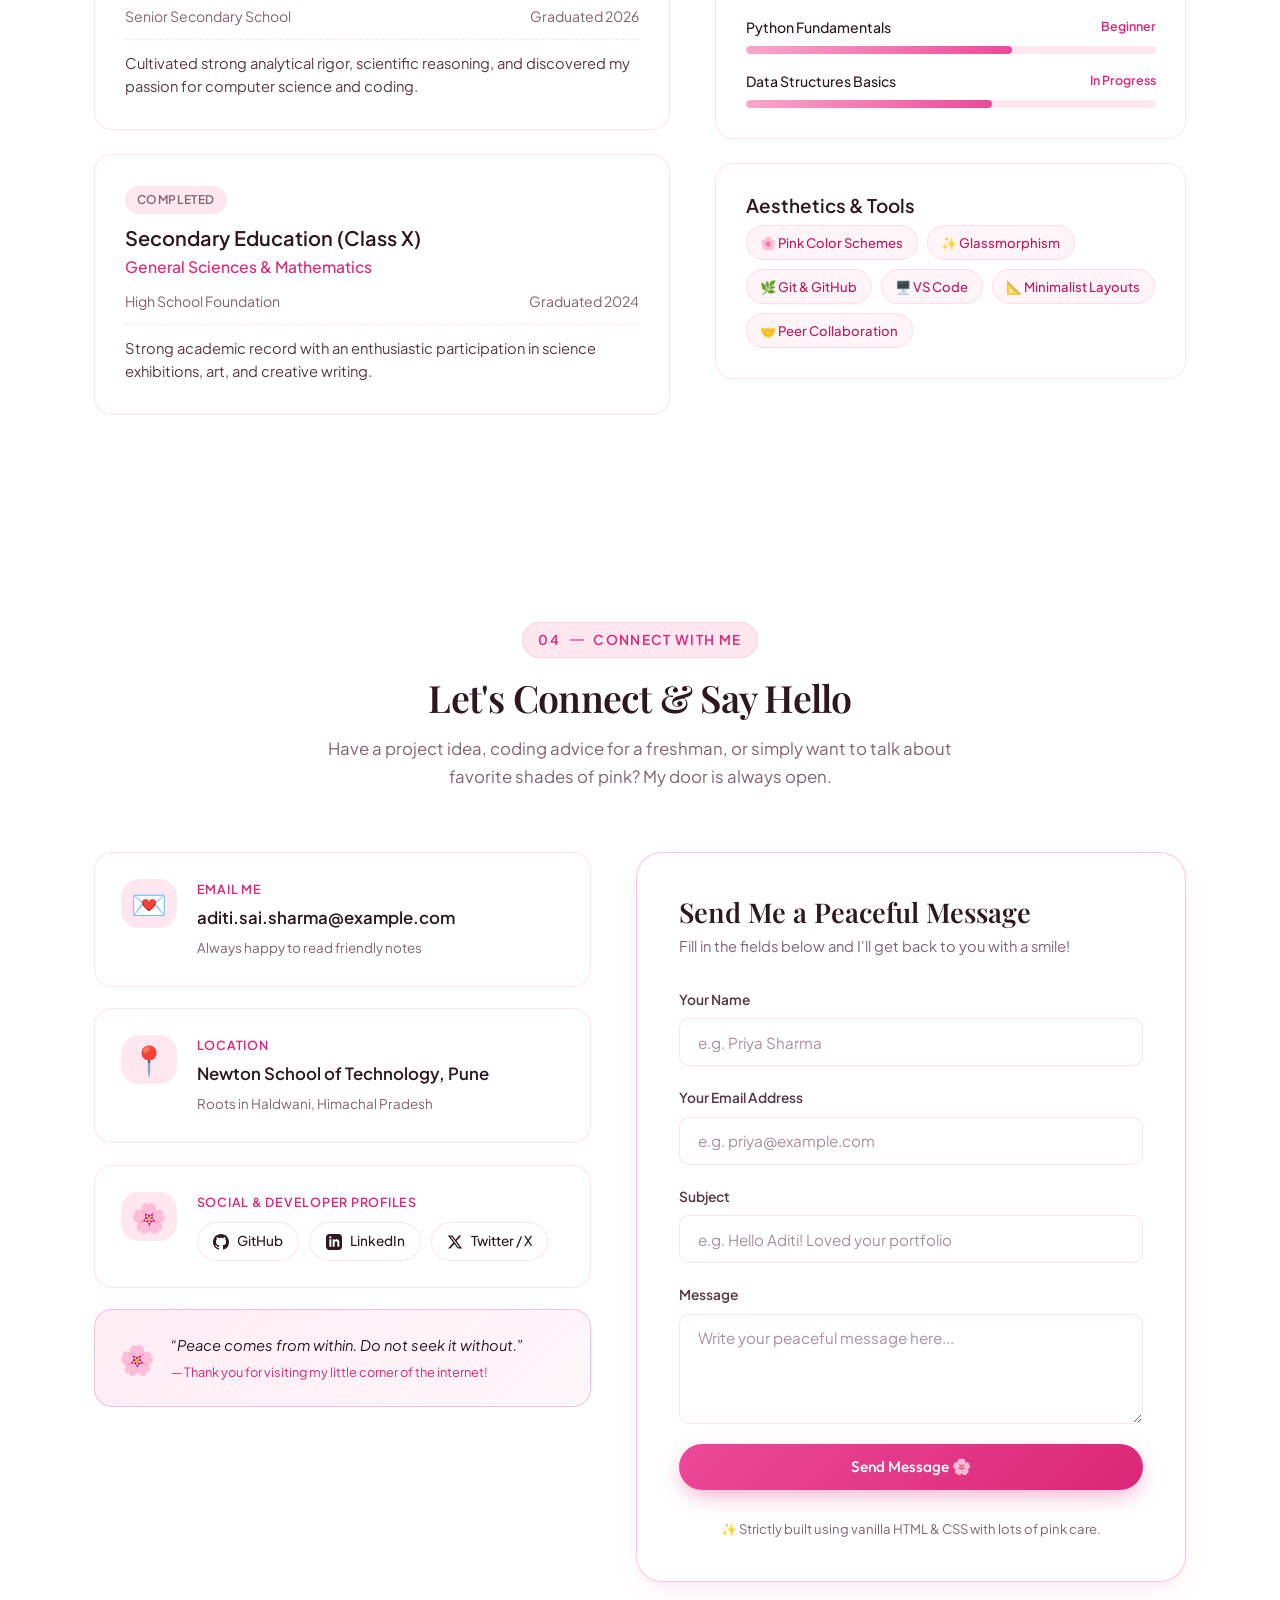
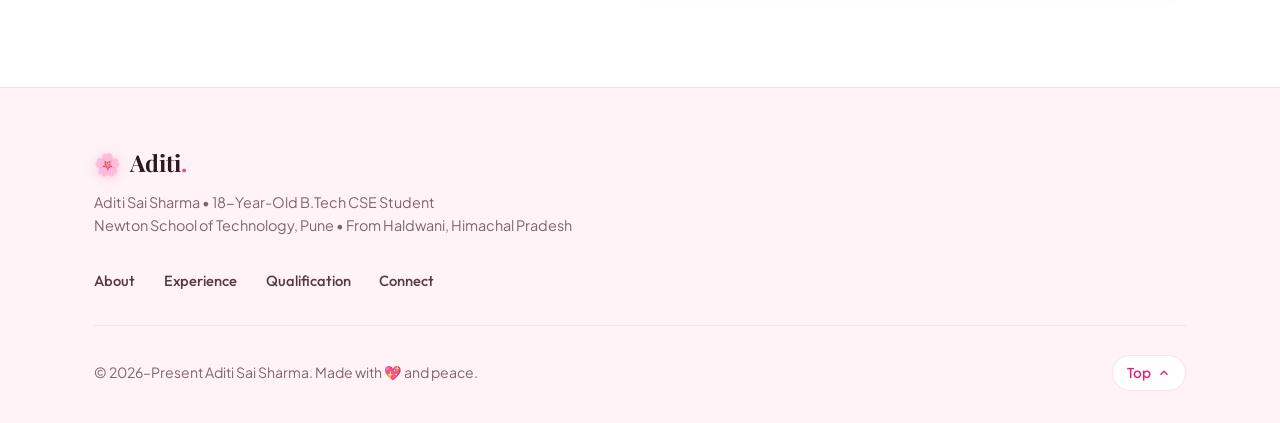
<file: portfolio.html>
<!DOCTYPE html>
<html lang="en">

<head>
  <meta charset="UTF-8">
  <meta name="viewport" content="width=device-width, initial-scale=1.0">
  <title>Aditi Sai Sharma | First Year B.Tech CSE Portfolio</title>
  <meta name="description"
    content="Personal portfolio of Aditi Sai Sharma, 18-year-old 1st-year B.Tech CSE student at Newton School of Technology Pune. Built with peaceful pink aesthetics.">
  <meta name="author" content="Aditi Sai Sharma">

  <!-- Google Fonts: Playfair Display for Serene Titles, Plus Jakarta Sans & Outfit for Crisp Body -->
  <link rel="preconnect" href="https://fonts.googleapis.com">
  <link rel="preconnect" href="https://fonts.gstatic.com" crossorigin>
  <link
    href="https://fonts.googleapis.com/css2?family=Outfit:wght@300;400;500;600;700&family=Playfair+Display:ital,wght@0,500;0,600;0,700;1,400&family=Plus+Jakarta+Sans:wght@300;400;500;600;700&display=swap"
    rel="stylesheet">

  <link rel="stylesheet" href="style.css">
</head>

<body>

  <!-- Top Scroll Progress Indicator -->
  <div class="scroll-progress-bar" id="scrollProgressBar" aria-hidden="true"></div>

  <!-- Background Peaceful Elements -->
  <div class="ambient-glow glow-1" aria-hidden="true"></div>
  <div class="ambient-glow glow-2" aria-hidden="true"></div>
  <div class="ambient-glow glow-3" aria-hidden="true"></div>
  <div class="floating-petals" aria-hidden="true">
    <span class="petal petal-1">🌸</span>
    <span class="petal petal-2">✨</span>
    <span class="petal petal-3">🌸</span>
    <span class="petal petal-4">🌷</span>
    <span class="petal petal-5">✨</span>
    <span class="petal petal-6">🌸</span>
  </div>

  <!-- Header / Navigation -->
  <header class="site-header" id="header">
    <nav class="navbar container" aria-label="Main Navigation">
      <a href="#hero" class="brand-logo" aria-label="Aditi Sai Sharma Home">
        <span class="logo-badge">🌸</span>
        <span class="logo-text">Aditi<span class="accent-dot">.</span></span>
      </a>

      <ul class="nav-links" id="navLinks">
        <li><a href="#about" class="nav-link">About</a></li>
        <li><a href="#experience" class="nav-link">Experience</a></li>
        <li><a href="#qualification" class="nav-link">Qualification</a></li>
        <li><a href="#connect" class="nav-link">Connect With Me</a></li>
      </ul>

      <div class="nav-action">
        <a href="#connect" class="btn btn-sm btn-pink">Say Hello</a>
      </div>
    </nav>
  </header>

  <main>
    <!-- Hero Section -->
    <section class="hero-section" id="hero">
      <div class="container hero-container">

        <div class="hero-content">
          <div class="peaceful-badge">
            <span class="pulse-sparkle">✨</span>
            <span>18 Years Old • 1st Year B.Tech CSE</span>
          </div>

          <h1 class="hero-title">
            Hello, I'm <br>
            <span class="gradient-text">Aditi Sai Sharma</span>
          </h1>

          <p class="hero-subtitle">
            A beginner exploring the infinite world of Computer Science at
            <strong>Newton School of Technology, Pune</strong>. Embracing quiet curiosity,
            thoughtful code, and my absolute favorite color:
            <span class="highlight-pink">Pink 🌸</span>
          </p>

          <div class="hero-meta">
            <div class="meta-item">
              <svg class="meta-icon" viewBox="0 0 24 24" fill="none" stroke="currentColor" stroke-width="2">
                <path d="M21 10c0 7-9 13-9 13s-9-6-9-13a9 9 0 0 1 18 0z"></path>
                <circle cx="12" cy="10" r="3"></circle>
              </svg>
              <span>From Haldwani, Himachal Pradesh</span>
            </div>
            <div class="meta-item">
              <svg class="meta-icon" viewBox="0 0 24 24" fill="none" stroke="currentColor" stroke-width="2">
                <path d="M12 2l3.09 6.26L22 9.27l-5 4.87 1.18 6.88L12 17.77l-6.18 3.25L7 14.14 2 9.27l6.91-1.01L12 2z">
                </path>
              </svg>
              <span>Vibe: Calm, Creative & Peaceful</span>
            </div>
          </div>

          <div class="hero-cta-group">
            <a href="#about" class="btn btn-primary">
              <span>Discover My Journey</span>
              <svg width="18" height="18" viewBox="0 0 24 24" fill="none" stroke="currentColor" stroke-width="2">
                <path d="M5 12h14M12 5l7 7-7 7" />
              </svg>
            </a>
            <a href="#connect" class="btn btn-secondary">
              <span>Let's Connect</span>
            </a>
          </div>
        </div>

        <div class="hero-visual">
          <div class="avatar-card-wrapper">
            <div class="avatar-backdrop"></div>

            <div class="avatar-card">
              <div class="avatar-illustration">
                <div class="aesthetic-circle">
                  <!-- Calming Vector / Monogram Illustration -->
                  <div class="avatar-inner">
                    <span class="avatar-emoji">🌸</span>
                    <div class="avatar-initials">AS</div>
                    <span class="avatar-status">Building with Love</span>
                  </div>
                </div>
              </div>

              <div class="avatar-caption">
                <h2 class="avatar-name">Aditi Sai Sharma</h2>
                <p class="avatar-role">B.Tech CSE Student '30</p>
                <div class="pink-pill-row">
                  <span class="pill">#ILikePink</span>
                  <span class="pill">#PeacefulTech</span>
                  <span class="pill">#NSTPune</span>
                </div>
              </div>

              <!-- Floating Micro Cards -->
              <div class="floating-badge badge-top-right">
                <span class="badge-icon">🏔️</span>
                <span>Haldwani Roots</span>
              </div>
              <div class="floating-badge badge-bottom-left">
                <span class="badge-icon">💖</span>
                <span>Pink Aesthetic</span>
              </div>
            </div>
          </div>
        </div>

      </div>

      <div class="scroll-indicator">
        <a href="#about" aria-label="Scroll to about section">
          <span class="mouse-icon">
            <span class="wheel"></span>
          </span>
          <span class="scroll-label">Scroll to explore</span>
        </a>
      </div>
    </section>

    <!-- About Section -->
    <section class="section about-section" id="about">
      <div class="container">

        <div class="section-header reveal">
          <div class="section-tag">
            <span>01</span>
            <span class="divider"></span>
            <span>About Me</span>
          </div>
          <h2 class="section-title">A Peaceful Mind Behind The Code</h2>
          <p class="section-desc">
            Get to know who I am, where I come from, and what makes my journey special.
          </p>
        </div>

        <div class="about-grid">

          <!-- Main Story Card -->
          <div class="about-card story-card reveal reveal-left">
            <div class="card-icon-box">🌸</div>
            <h3 class="card-title">Who I Am</h3>
            <p class="card-text">
              I am <strong>Aditi Sai Sharma</strong>, an 18-year-old student taking my very first steps
              into computer science as a freshman at <strong>Newton School of Technology (NST) in Pune</strong>.
            </p>
            <p class="card-text">
              Hailing from the scenic town of <strong>Haldwani, Himachal Pradesh</strong>, I grew up surrounded
              by calm skies and peaceful mountain air. That tranquility is something I always carry into my work:
              I love clean interfaces, peaceful thoughts, and thoughtful, stress-free coding.
            </p>

            <div class="quote-card">
              <span class="quote-mark">“</span>
              <p class="quote-text">
                Yes, it's true: <em>I absolutely love pink</em>. To me, pink isn't just a color—it represents warmth,
                kindness, gentleness, and bringing a human, joyful soul into the digital world.
              </p>
            </div>
          </div>

          <!-- Highlight Badges Card -->
          <div class="about-card facts-card reveal reveal-right">
            <h3 class="card-title">Quick Facts</h3>

            <ul class="facts-list">
              <li class="fact-item">
                <span class="fact-icon">🎂</span>
                <div>
                  <strong>Age</strong>
                  <p>18 Years Old (Freshman)</p>
                </div>
              </li>
              <li class="fact-item">
                <span class="fact-icon">🎓</span>
                <div>
                  <strong>University</strong>
                  <p>Newton School of Technology, Pune</p>
                </div>
              </li>
              <li class="fact-item">
                <span class="fact-icon">💻</span>
                <div>
                  <strong>Program</strong>
                  <p>B.Tech Computer Science & Engineering</p>
                </div>
              </li>
              <li class="fact-item">
                <span class="fact-icon">🏡</span>
                <div>
                  <strong>Hometown</strong>
                  <p>Haldwani, Himachal Pradesh</p>
                </div>
              </li>
              <li class="fact-item">
                <span class="fact-icon">🎨</span>
                <div>
                  <strong>Core Vibe</strong>
                  <p>Pastel Pink, Peaceful, Clean & Minimal</p>
                </div>
              </li>
              <li class="fact-item">
                <span class="fact-icon">🌱</span>
                <div>
                  <strong>Philosophy</strong>
                  <p>Learn slowly, build cleanly, stay gentle</p>
                </div>
              </li>
            </ul>
          </div>

        </div>

        <!-- Peaceful Values Row -->
        <div class="values-row">
          <div class="value-item reveal delay-1">
            <span class="value-number">01</span>
            <h4>Serene Simplicity</h4>
            <p>I believe digital spaces should feel like a deep, calming breath of fresh air.</p>
          </div>
          <div class="value-item reveal delay-2">
            <span class="value-number">02</span>
            <h4>Beginner's Mindset</h4>
            <p>Every error is a lesson, every blank page an opportunity to learn something new.</p>
          </div>
          <div class="value-item reveal delay-3">
            <span class="value-number">03</span>
            <h4>Heart in Tech</h4>
            <p>Infusing technology with personality, soft pink tones, and heartfelt empathy.</p>
          </div>
        </div>

      </div>
    </section>

    <!-- Experience Section -->
    <section class="section experience-section" id="experience">
      <div class="container">

        <div class="section-header reveal">
          <div class="section-tag">
            <span>02</span>
            <span class="divider"></span>
            <span>Experience</span>
          </div>
          <h2 class="section-title">My Journey & Learning Steps</h2>
          <p class="section-desc">
            As a first-year student and beginner, here is how I am building hands-on experience,
            exploring projects, and sharpening my skills every day.
          </p>
        </div>

        <div class="experience-timeline">

          <!-- Experience Card 1 -->
          <article class="timeline-item reveal delay-1">
            <div class="timeline-dot">
              <span class="dot-inner"></span>
            </div>
            <div class="timeline-card">
              <div class="timeline-header">
                <div>
                  <span class="timeline-badge">First-Year Milestone</span>
                  <h3 class="timeline-title">Personal Portfolio Website</h3>
                  <p class="timeline-subtitle">Independent Frontend Project • HTML & CSS</p>
                </div>
                <span class="timeline-date">2026</span>
              </div>
              <p class="timeline-text">
                Designed and engineered this entire personal web space from scratch using pure semantic HTML5
                and vanilla CSS3. Focused on creating a peaceful user experience, soft responsive layouts,
                harmonious pastel pink color system, and modern CSS glassmorphism without relying on heavy frameworks.
              </p>
              <div class="tech-tags">
                <span class="tag">HTML5</span>
                <span class="tag">Vanilla CSS3</span>
                <span class="tag">Responsive Layout</span>
                <span class="tag">Glassmorphism</span>
                <span class="tag">UI Aesthetics</span>
              </div>
            </div>
          </article>

          <!-- Experience Card 2 -->
          <article class="timeline-item reveal delay-2">
            <div class="timeline-dot">
              <span class="dot-inner"></span>
            </div>
            <div class="timeline-card">
              <div class="timeline-header">
                <div>
                  <span class="timeline-badge">Academic Experience</span>
                  <h3 class="timeline-title">Foundations of Problem Solving & Programming</h3>
                  <p class="timeline-subtitle">Newton School of Technology, Pune</p>
                </div>
                <span class="timeline-date">2026 – Present</span>
              </div>
              <p class="timeline-text">
                Immersed in first-year computer science coursework. Practicing core algorithmic thinking,
                conditional logic, loops, functions, and structured problem solving. Actively collaborating
                with peers in laboratory sessions and coding exercises.
              </p>
              <div class="tech-tags">
                <span class="tag">C++ Basics</span>
                <span class="tag">Python Basics</span>
                <span class="tag">Logic & Flowcharts</span>
                <span class="tag">Algorithm Foundations</span>
              </div>
            </div>
          </article>

          <!-- Experience Card 3 -->
          <article class="timeline-item reveal delay-1">
            <div class="timeline-dot">
              <span class="dot-inner"></span>
            </div>
            <div class="timeline-card">
              <div class="timeline-header">
                <div>
                  <span class="timeline-badge">Collaborative Learning</span>
                  <h3 class="timeline-title">Campus Tech Initiatives & Ideation</h3>
                  <p class="timeline-subtitle">Student Community & Peer Groups</p>
                </div>
                <span class="timeline-date">Ongoing</span>
              </div>
              <p class="timeline-text">
                Participating in hackathon ideation sprints, campus tech clubs, and group study sessions.
                Focusing on how beginner developers can build accessible, aesthetic, and welcoming applications
                for students and communities.
              </p>
              <div class="tech-tags">
                <span class="tag">Teamwork</span>
                <span class="tag">Design Thinking</span>
                <span class="tag">Git & GitHub</span>
                <span class="tag">Peer Programming</span>
              </div>
            </div>
          </article>

          <!-- Experience Card 4 -->
          <article class="timeline-item reveal delay-2">
            <div class="timeline-dot">
              <span class="dot-inner"></span>
            </div>
            <div class="timeline-card">
              <div class="timeline-header">
                <div>
                  <span class="timeline-badge">Design Lab</span>
                  <h3 class="timeline-title">Pastel UI & Aesthetic Exploration</h3>
                  <p class="timeline-subtitle">Self-Directed Creative Experiments</p>
                </div>
                <span class="timeline-date">Ongoing</span>
              </div>
              <p class="timeline-text">
                Curating peaceful color palettes, studying micro-animations, typography pairings,
                and accessible contrast ratios. Believing that software should feel calm, warm, and inviting.
              </p>
              <div class="tech-tags">
                <span class="tag">Color Theory</span>
                <span class="tag">Pink Palettes</span>
                <span class="tag">Micro-animations</span>
                <span class="tag">Clean UI</span>
              </div>
            </div>
          </article>

        </div>

      </div>
    </section>

    <!-- Qualification Section -->
    <section class="section qualification-section" id="qualification">
      <div class="container">

        <div class="section-header reveal">
          <div class="section-tag">
            <span>03</span>
            <span class="divider"></span>
            <span>Qualification</span>
          </div>
          <h2 class="section-title">Education & Technical Foundations</h2>
          <p class="section-desc">
            My educational background and the core tools I am currently working with.
          </p>
        </div>

        <div class="qualification-layout">

          <!-- Education Column -->
          <div class="education-block">
            <h3 class="block-title reveal">
              <span class="title-icon">🎓</span>
              <span>Formal Education</span>
            </h3>

            <div class="edu-card active-card reveal delay-1">
              <div class="edu-status-chip">Currently Pursuing • 1st Year</div>
              <h4 class="edu-degree">Bachelor of Technology (B.Tech)</h4>
              <p class="edu-major">Computer Science & Engineering (CSE)</p>
              <div class="edu-meta">
                <span class="edu-inst">Newton School of Technology, Pune</span>
                <span class="edu-year">2026 – 2030</span>
              </div>
              <p class="edu-notes">
                Engaging in core engineering curriculum covering programming fundamentals, computational thinking,
                web technologies, and mathematics for computing.
              </p>
            </div>

            <div class="edu-card reveal delay-2">
              <div class="edu-status-chip chip-past">Completed</div>
              <h4 class="edu-degree">Higher Secondary Education (Class XII)</h4>
              <p class="edu-major">Science Stream (Physics, Chemistry, Mathematics & CS)</p>
              <div class="edu-meta">
                <span class="edu-inst">Senior Secondary School</span>
                <span class="edu-year">Graduated 2026</span>
              </div>
              <p class="edu-notes">
                Cultivated strong analytical rigor, scientific reasoning, and discovered my passion for
                computer science and coding.
              </p>
            </div>

            <div class="edu-card reveal delay-3">
              <div class="edu-status-chip chip-past">Completed</div>
              <h4 class="edu-degree">Secondary Education (Class X)</h4>
              <p class="edu-major">General Sciences & Mathematics</p>
              <div class="edu-meta">
                <span class="edu-inst">High School Foundation</span>
                <span class="edu-year">Graduated 2024</span>
              </div>
              <p class="edu-notes">
                Strong academic record with an enthusiastic participation in science exhibitions, art, and creative
                writing.
              </p>
            </div>
          </div>

          <!-- Skills Column -->
          <div class="skills-block">
            <h3 class="block-title reveal">
              <span class="title-icon">💻</span>
              <span>Skills & Toolkit</span>
            </h3>

            <div class="skills-category-card reveal delay-1">
              <h4 class="skills-cat-title">Frontend & Web Design</h4>
              <p class="skills-cat-desc">Crafting responsive and serene web layouts</p>
              <div class="skill-meter-group">
                <div class="skill-meter-item">
                  <div class="meter-info">
                    <span>HTML5 (Semantic Structure)</span>
                    <span class="meter-level">Growing</span>
                  </div>
                  <div class="meter-bar">
                    <div class="meter-fill fill-85"></div>
                  </div>
                </div>
                <div class="skill-meter-item">
                  <div class="meter-info">
                    <span>CSS3 (Flexbox, Grid, Animations)</span>
                    <span class="meter-level">Growing</span>
                  </div>
                  <div class="meter-bar">
                    <div class="meter-fill fill-80"></div>
                  </div>
                </div>
                <div class="skill-meter-item">
                  <div class="meter-info">
                    <span>Responsive Mobile-First Design</span>
                    <span class="meter-level">Practicing</span>
                  </div>
                  <div class="meter-bar">
                    <div class="meter-fill fill-75"></div>
                  </div>
                </div>
              </div>
            </div>

            <div class="skills-category-card reveal delay-2">
              <h4 class="skills-cat-title">Programming & Logic</h4>
              <p class="skills-cat-desc">College coursework & algorithm building</p>
              <div class="skill-meter-group">
                <div class="skill-meter-item">
                  <div class="meter-info">
                    <span>C++ (Syntax & Problem Solving)</span>
                    <span class="meter-level">Beginner</span>
                  </div>
                  <div class="meter-bar">
                    <div class="meter-fill fill-70"></div>
                  </div>
                </div>
                <div class="skill-meter-item">
                  <div class="meter-info">
                    <span>Python Fundamentals</span>
                    <span class="meter-level">Beginner</span>
                  </div>
                  <div class="meter-bar">
                    <div class="meter-fill fill-65"></div>
                  </div>
                </div>
                <div class="skill-meter-item">
                  <div class="meter-info">
                    <span>Data Structures Basics</span>
                    <span class="meter-level">In Progress</span>
                  </div>
                  <div class="meter-bar">
                    <div class="meter-fill fill-60"></div>
                  </div>
                </div>
              </div>
            </div>

            <div class="skills-category-card reveal delay-3">
              <h4 class="skills-cat-title">Aesthetics & Tools</h4>
              <div class="tool-pills">
                <span class="tool-tag">🌸 Pink Color Schemes</span>
                <span class="tool-tag">✨ Glassmorphism</span>
                <span class="tool-tag">🌿 Git & GitHub</span>
                <span class="tool-tag">🖥️ VS Code</span>
                <span class="tool-tag">📐 Minimalist Layouts</span>
                <span class="tool-tag">🤝 Peer Collaboration</span>
              </div>
            </div>

          </div>

        </div>

      </div>
    </section>

    <!-- Connect With Me Section -->
    <section class="section connect-section" id="connect">
      <div class="container">

        <div class="section-header reveal">
          <div class="section-tag">
            <span>04</span>
            <span class="divider"></span>
            <span>Connect With Me</span>
          </div>
          <h2 class="section-title">Let's Connect & Say Hello</h2>
          <p class="section-desc">
            Have a project idea, coding advice for a freshman, or simply want to talk about favorite shades of pink?
            My door is always open.
          </p>
        </div>

        <div class="connect-layout">

          <!-- Connect Info / Cards -->
          <div class="connect-info">

            <div class="connect-card reveal reveal-left delay-1">
              <div class="connect-card-icon">💌</div>
              <div class="connect-card-details">
                <span class="connect-label">Email Me</span>
                <a href="mailto:aditi.sai.sharma@example.com" class="connect-link">aditi.sai.sharma@example.com</a>
                <span class="connect-hint">Always happy to read friendly notes</span>
              </div>
            </div>

            <div class="connect-card reveal reveal-left delay-2">
              <div class="connect-card-icon">📍</div>
              <div class="connect-card-details">
                <span class="connect-label">Location</span>
                <p class="connect-value">Newton School of Technology, Pune</p>
                <span class="connect-hint">Roots in Haldwani, Himachal Pradesh</span>
              </div>
            </div>

            <div class="connect-card reveal reveal-left delay-3">
              <div class="connect-card-icon">🌸</div>
              <div class="connect-card-details">
                <span class="connect-label">Social & Developer Profiles</span>
                <div class="social-links-grid">
                  <a href="https://github.com" target="_blank" rel="noopener noreferrer" class="social-pill">
                    <svg width="16" height="16" viewBox="0 0 24 24" fill="currentColor">
                      <path
                        d="M12 0C5.37 0 0 5.37 0 12c0 5.31 3.435 9.795 8.205 11.385.6.105.825-.255.825-.57 0-.285-.015-1.23-.015-2.235-3.015.555-3.795-.735-4.035-1.41-.135-.345-.72-1.41-1.23-1.695-.42-.225-1.02-.78-.015-.795.945-.015 1.62.87 1.845 1.23 1.08 1.815 2.805 1.305 3.495.99.105-.78.42-1.305.765-1.605-2.67-.3-5.46-1.335-5.46-5.925 0-1.305.465-2.385 1.23-3.225-.12-.3-.54-1.53.12-3.18 0 0 1.005-.315 3.3 1.23.96-.27 1.98-.405 3-.405s2.04.135 3 .405c2.295-1.56 3.3-1.23 3.3-1.23.66 1.65.24 2.88.12 3.18.765.84 1.23 1.905 1.23 3.225 0 4.605-2.805 5.625-5.475 5.925.435.375.81 1.095.81 2.22 0 1.605-.015 2.895-.015 3.3 0 .315.225.69.825.57A12.02 12.02 0 0024 12c0-6.63-5.37-12-12-12z" />
                    </svg>
                    <span>GitHub</span>
                  </a>
                  <a href="https://linkedin.com" target="_blank" rel="noopener noreferrer" class="social-pill">
                    <svg width="16" height="16" viewBox="0 0 24 24" fill="currentColor">
                      <path
                        d="M19 0h-14c-2.761 0-5 2.239-5 5v14c0 2.761 2.239 5 5 5h14c2.762 0 5-2.239 5-5v-14c0-2.761-2.238-5-5-5zm-11 19h-3v-11h3v11zm-1.5-12.268c-.966 0-1.75-.79-1.75-1.764s.784-1.764 1.75-1.764 1.75.79 1.75 1.764-.783 1.764-1.75 1.764zm13.5 12.268h-3v-5.604c0-3.368-4-3.113-4 0v5.604h-3v-11h3v1.765c1.396-2.586 7-2.777 7 2.476v6.759z" />
                    </svg>
                    <span>LinkedIn</span>
                  </a>
                  <a href="https://twitter.com" target="_blank" rel="noopener noreferrer" class="social-pill">
                    <svg width="16" height="16" viewBox="0 0 24 24" fill="currentColor">
                      <path
                        d="M18.244 2.25h3.308l-7.227 8.26 8.502 11.24H16.17l-5.214-6.817L4.99 21.75H1.68l7.73-8.835L1.254 2.25H8.08l4.713 6.231zm-1.161 17.52h1.833L7.084 4.126H5.117z" />
                    </svg>
                    <span>Twitter / X</span>
                  </a>
                </div>
              </div>
            </div>

            <!-- Peaceful Quote Box -->
            <div class="peace-message-box reveal delay-4">
              <span class="sparkle-icon">🌸</span>
              <p>
                “Peace comes from within. Do not seek it without.” <br>
                <small>— Thank you for visiting my little corner of the internet!</small>
              </p>
            </div>

          </div>

          <!-- Connect Form -->
          <div class="connect-form-card reveal reveal-right">
            <h3 class="form-title">Send Me a Peaceful Message</h3>
            <p class="form-subtitle">Fill in the fields below and I'll get back to you with a smile!</p>

            <form class="peaceful-form" action="mailto:aditi.sai.sharma@example.com" method="post" enctype="text/plain">

              <div class="form-group">
                <label for="name" class="form-label">Your Name</label>
                <input type="text" id="name" name="name" class="form-input" placeholder="e.g. Priya Sharma" required>
              </div>

              <div class="form-group">
                <label for="email" class="form-label">Your Email Address</label>
                <input type="email" id="email" name="email" class="form-input" placeholder="e.g. priya@example.com"
                  required>
              </div>

              <div class="form-group">
                <label for="subject" class="form-label">Subject</label>
                <input type="text" id="subject" name="subject" class="form-input"
                  placeholder="e.g. Hello Aditi! Loved your portfolio" required>
              </div>

              <div class="form-group">
                <label for="message" class="form-label">Message</label>
                <textarea id="message" name="message" rows="4" class="form-textarea"
                  placeholder="Write your peaceful message here..." required></textarea>
              </div>

              <button type="submit" class="btn btn-primary btn-block">
                <span>Send Message 🌸</span>
              </button>

              <p class="form-notice">✨ Strictly built using vanilla HTML & CSS with lots of pink care.</p>
            </form>
          </div>

        </div>

      </div>
    </section>
  </main>

  <!-- Site Footer -->
  <footer class="site-footer">
    <div class="container footer-container">
      <div class="footer-brand">
        <a href="#hero" class="brand-logo">
          <span class="logo-badge">🌸</span>
          <span class="logo-text">Aditi<span class="accent-dot">.</span></span>
        </a>
        <p class="footer-tagline">
          Aditi Sai Sharma • 18-Year-Old B.Tech CSE Student <br>
          Newton School of Technology, Pune • From Haldwani, Himachal Pradesh
        </p>
      </div>

      <div class="footer-links">
        <a href="#about">About</a>
        <a href="#experience">Experience</a>
        <a href="#qualification">Qualification</a>
        <a href="#connect">Connect</a>
      </div>

      <div class="footer-bottom">
        <p>© 2026–Present Aditi Sai Sharma. Made with 💖 and peace.</p>
        <a href="#hero" class="back-to-top" aria-label="Back to top of page">
          <span>Top</span>
          <svg width="14" height="14" viewBox="0 0 24 24" fill="none" stroke="currentColor" stroke-width="2.5">
            <path d="M18 15l-6-6-6 6" />
          </svg>
        </a>
      </div>
    </div>
  </footer>

  <!-- Floating Quick Scroll to Top Button -->
  <a href="#hero" class="floating-top-btn" id="floatingTopBtn" aria-label="Scroll to top of page">🌸</a>

  <!-- Peaceful Scroll Animations Controller -->
  <script>
    // 1. Intersection Observer for Smooth Scroll Reveal
    const revealElements = document.querySelectorAll('.reveal');
    const observerOptions = {
      threshold: 0.12,
      rootMargin: '0px 0px -40px 0px'
    };

    const revealObserver = new IntersectionObserver((entries, observer) => {
      entries.forEach((entry) => {
        if (entry.isIntersecting) {
          entry.target.classList.add('active');
        }
      });
    }, observerOptions);

    revealElements.forEach((el) => revealObserver.observe(el));

    // 2. Scroll Progress Bar & Dynamic Header Elevation & Active Nav Tracking
    const progressBar = document.getElementById('scrollProgressBar');
    const header = document.getElementById('header');
    const floatingBtn = document.getElementById('floatingTopBtn');
    const navLinks = document.querySelectorAll('.nav-link');
    const sections = document.querySelectorAll('section[id]');

    window.addEventListener('scroll', () => {
      const winScroll = document.documentElement.scrollTop || document.body.scrollTop;
      const height = document.documentElement.scrollHeight - document.documentElement.clientHeight;
      const scrolled = height > 0 ? (winScroll / height) * 100 : 0;

      // Update top progress bar
      if (progressBar) {
        progressBar.style.width = scrolled + '%';
      }

      // Elevate header with subtle frosted shadow when scrolled
      if (header) {
        if (winScroll > 40) {
          header.classList.add('scrolled');
        } else {
          header.classList.remove('scrolled');
        }
      }

      // Show floating back-to-top button after scrolling past hero
      if (floatingBtn) {
        if (winScroll > 360) {
          floatingBtn.classList.add('visible');
        } else {
          floatingBtn.classList.remove('visible');
        }
      }

      // Highlight active nav link based on scroll position
      let currentSection = '';
      sections.forEach((section) => {
        const sectionTop = section.offsetTop - 140;
        const sectionHeight = section.offsetHeight;
        if (winScroll >= sectionTop && winScroll < sectionTop + sectionHeight) {
          currentSection = section.getAttribute('id');
        }
      });

      navLinks.forEach((link) => {
        link.classList.remove('active');
        if (link.getAttribute('href') === `#${currentSection}`) {
          link.classList.add('active');
        }
      });
    }, { passive: true });
  </script>

</body>

</html>
</file>
<file: style.css>
/* ==========================================================================
   ADITI SAI SHARMA - PORTFOLIO STYLESHEET
   Aesthetics: Serene, Peaceful, Soft Pastel Pink, Glassmorphism, Modern Minimal
   ========================================================================== */

/* --------------------------------------------------------------------------
   1. DESIGN TOKENS (CSS Custom Properties)
   -------------------------------------------------------------------------- */
:root {
  /* Peaceful Pink Color System */
  --pink-50: #fff5f8;
  --pink-100: #ffe6ef;
  --pink-150: #ffd8e5;
  --pink-200: #fbcfe0;
  --pink-300: #f9a8cb;
  --pink-400: #f472b6;
  --pink-500: #ec4899;
  --pink-600: #db2777;
  --pink-700: #be185d;
  
  /* Peaceful Neutrals with Rose Undertone */
  --bg-gradient-start: #fffafc;
  --bg-gradient-mid: #fff0f5;
  --bg-gradient-end: #fdf2f6;
  
  --surface-white: #ffffff;
  --surface-glass: rgba(255, 255, 255, 0.72);
  --surface-glass-hover: rgba(255, 255, 255, 0.88);
  --surface-card: rgba(255, 255, 255, 0.8);
  
  /* Borders */
  --border-light: rgba(244, 114, 182, 0.2);
  --border-strong: rgba(244, 114, 182, 0.4);
  --border-subtle: rgba(255, 224, 235, 0.7);

  /* Deep Peaceful Text (Warm Berry Slate, softer than harsh black) */
  --text-primary: #2d1822;
  --text-secondary: #573846;
  --text-muted: #826372;
  --text-light: #ab8e9d;

  /* Shadows with Rose Tint */
  --shadow-sm: 0 4px 12px rgba(236, 72, 153, 0.05), 0 1px 3px rgba(0, 0, 0, 0.02);
  --shadow-md: 0 10px 28px -6px rgba(236, 72, 153, 0.1), 0 4px 10px rgba(0, 0, 0, 0.03);
  --shadow-lg: 0 20px 40px -10px rgba(236, 72, 153, 0.14), 0 8px 16px rgba(0, 0, 0, 0.04);
  --shadow-glow: 0 0 35px rgba(244, 114, 182, 0.35);

  /* Typography */
  --font-serif: 'Playfair Display', Georgia, serif;
  --font-sans: 'Plus Jakarta Sans', -apple-system, BlinkMacSystemFont, sans-serif;
  --font-display: 'Outfit', -apple-system, BlinkMacSystemFont, sans-serif;

  /* Transitions */
  --transition-smooth: all 0.35s cubic-bezier(0.16, 1, 0.3, 1);
  --transition-fast: all 0.2s ease;
  
  /* Border Radii */
  --radius-sm: 10px;
  --radius-md: 18px;
  --radius-lg: 26px;
  --radius-full: 9999px;
}

/* --------------------------------------------------------------------------
   2. RESET & BASE
   -------------------------------------------------------------------------- */
*, *::before, *::after {
  box-sizing: border-box;
  margin: 0;
  padding: 0;
}

html {
  scroll-behavior: smooth;
  font-size: 16px;
  -webkit-font-smoothing: antialiased;
  -moz-osx-font-smoothing: grayscale;
}

body {
  font-family: var(--font-sans);
  color: var(--text-secondary);
  background: linear-gradient(135deg, var(--bg-gradient-start) 0%, var(--bg-gradient-mid) 50%, var(--bg-gradient-end) 100%);
  background-attachment: fixed;
  line-height: 1.68;
  overflow-x: hidden;
  position: relative;
  min-height: 100vh;
}

/* Custom Peaceful Pink Scrollbar */
::-webkit-scrollbar {
  width: 9px;
}

::-webkit-scrollbar-track {
  background: var(--pink-50);
}

::-webkit-scrollbar-thumb {
  background: var(--pink-300);
  border-radius: var(--radius-full);
  border: 2px solid var(--pink-50);
}

::-webkit-scrollbar-thumb:hover {
  background: var(--pink-400);
}

::selection {
  background: var(--pink-200);
  color: var(--text-primary);
}

/* --------------------------------------------------------------------------
   3. BACKGROUND AMBIENCE & FLOATING PETALS
   -------------------------------------------------------------------------- */
.ambient-glow {
  position: fixed;
  border-radius: 50%;
  filter: blur(90px);
  z-index: -1;
  pointer-events: none;
  opacity: 0.55;
  animation: floatAmbient 18s ease-in-out infinite alternate;
}

.glow-1 {
  width: 420px;
  height: 420px;
  background: radial-gradient(circle, rgba(255, 182, 193, 0.6) 0%, rgba(255, 228, 238, 0) 70%);
  top: -100px;
  right: -50px;
  animation-duration: 22s;
}

.glow-2 {
  width: 480px;
  height: 480px;
  background: radial-gradient(circle, rgba(244, 114, 182, 0.4) 0%, rgba(255, 240, 245, 0) 70%);
  bottom: 20%;
  left: -120px;
  animation-duration: 25s;
}

.glow-3 {
  width: 380px;
  height: 380px;
  background: radial-gradient(circle, rgba(251, 207, 232, 0.55) 0%, rgba(255, 255, 255, 0) 70%);
  top: 45%;
  right: 10%;
  animation-duration: 28s;
}

@keyframes floatAmbient {
  0% { transform: translateY(0px) scale(1); }
  50% { transform: translateY(35px) scale(1.08); }
  100% { transform: translateY(-20px) scale(0.96); }
}

/* Soft Floating Petals */
.floating-petals {
  position: fixed;
  inset: 0;
  pointer-events: none;
  z-index: 0;
  overflow: hidden;
}

.petal {
  position: absolute;
  user-select: none;
  opacity: 0.35;
  animation: driftPetal linear infinite;
  filter: drop-shadow(0 2px 8px rgba(244, 114, 182, 0.2));
}

.petal-1 { top: 12%; left: 8%; font-size: 1.4rem; animation-duration: 26s; }
.petal-2 { top: 28%; right: 12%; font-size: 1.1rem; animation-duration: 32s; animation-delay: 3s; }
.petal-3 { top: 58%; left: 4%; font-size: 1.3rem; animation-duration: 24s; animation-delay: 1s; }
.petal-4 { top: 75%; right: 6%; font-size: 1.2rem; animation-duration: 29s; animation-delay: 5s; }
.petal-5 { top: 88%; left: 16%; font-size: 1rem; animation-duration: 22s; animation-delay: 7s; }
.petal-6 { top: 40%; right: 28%; font-size: 1.25rem; animation-duration: 35s; animation-delay: 2s; }

@keyframes driftPetal {
  0% {
    transform: translateY(0) rotate(0deg);
  }
  50% {
    transform: translateY(-25px) rotate(15deg);
  }
  100% {
    transform: translateY(0) rotate(0deg);
  }
}

/* --------------------------------------------------------------------------
   4. LAYOUT & CONTAINERS
   -------------------------------------------------------------------------- */
.container {
  width: 100%;
  max-width: 1140px;
  margin: 0 auto;
  padding: 0 1.5rem;
}

.section {
  padding: 6.5rem 0;
  position: relative;
  z-index: 1;
}

/* --------------------------------------------------------------------------
   5. TYPOGRAPHY & COMMON UTILITIES
   -------------------------------------------------------------------------- */
h1, h2, h3, h4 {
  color: var(--text-primary);
  font-weight: 600;
  line-height: 1.25;
}

.gradient-text {
  font-family: var(--font-serif);
  background: linear-gradient(135deg, #2d1822 0%, #db2777 55%, #f472b6 100%);
  -webkit-background-clip: text;
  -webkit-text-fill-color: transparent;
  display: inline-block;
}

.highlight-pink {
  color: var(--pink-600);
  font-weight: 600;
  background: linear-gradient(120deg, rgba(251, 207, 232, 0.45) 0%, rgba(244, 114, 182, 0.25) 100%);
  padding: 0.15rem 0.55rem;
  border-radius: var(--radius-sm);
  display: inline-block;
}

.section-header {
  text-align: center;
  max-width: 650px;
  margin: 0 auto 3.8rem;
}

.section-tag {
  display: inline-flex;
  align-items: center;
  gap: 0.6rem;
  font-size: 0.85rem;
  font-weight: 600;
  letter-spacing: 0.1em;
  text-transform: uppercase;
  color: var(--pink-600);
  background: var(--pink-100);
  padding: 0.35rem 0.95rem;
  border-radius: var(--radius-full);
  margin-bottom: 1rem;
  border: 1px solid var(--border-light);
}

.section-tag .divider {
  width: 14px;
  height: 1.5px;
  background-color: var(--pink-400);
}

.section-title {
  font-family: var(--font-serif);
  font-size: 2.35rem;
  margin-bottom: 0.85rem;
  letter-spacing: -0.02em;
}

.section-desc {
  font-size: 1.05rem;
  color: var(--text-muted);
}

/* --------------------------------------------------------------------------
   6. BUTTONS & PILLS
   -------------------------------------------------------------------------- */
.btn {
  display: inline-flex;
  align-items: center;
  justify-content: center;
  gap: 0.6rem;
  font-family: var(--font-display);
  font-weight: 500;
  font-size: 0.96rem;
  text-decoration: none;
  padding: 0.85rem 1.75rem;
  border-radius: var(--radius-full);
  transition: var(--transition-smooth);
  cursor: pointer;
  border: none;
}

.btn-primary {
  background: linear-gradient(135deg, var(--pink-500) 0%, var(--pink-600) 100%);
  color: #ffffff;
  box-shadow: 0 8px 22px -4px rgba(219, 39, 119, 0.4);
}

.btn-primary:hover {
  background: linear-gradient(135deg, var(--pink-600) 0%, var(--pink-700) 100%);
  transform: translateY(-3px);
  box-shadow: 0 12px 28px -4px rgba(219, 39, 119, 0.52);
}

.btn-secondary {
  background: var(--surface-glass);
  color: var(--text-primary);
  border: 1px solid var(--border-strong);
  backdrop-filter: blur(8px);
}

.btn-secondary:hover {
  background: var(--pink-100);
  border-color: var(--pink-400);
  color: var(--pink-700);
  transform: translateY(-3px);
  box-shadow: var(--shadow-sm);
}

.btn-pink {
  background: var(--pink-100);
  color: var(--pink-700);
  border: 1px solid var(--border-light);
}

.btn-pink:hover {
  background: var(--pink-500);
  color: #ffffff;
  border-color: var(--pink-500);
  transform: translateY(-2px);
  box-shadow: 0 6px 18px rgba(236, 72, 153, 0.3);
}

.btn-sm {
  padding: 0.55rem 1.25rem;
  font-size: 0.88rem;
}

.btn-block {
  width: 100%;
}

/* --------------------------------------------------------------------------
   7. HEADER & NAVBAR (FROSTED GLASS)
   -------------------------------------------------------------------------- */
.site-header {
  position: sticky;
  top: 0;
  left: 0;
  width: 100%;
  z-index: 1000;
  backdrop-filter: blur(14px);
  -webkit-backdrop-filter: blur(14px);
  background: rgba(255, 250, 252, 0.78);
  border-bottom: 1px solid var(--border-light);
  transition: var(--transition-smooth);
}

.navbar {
  display: flex;
  align-items: center;
  justify-content: space-between;
  height: 74px;
}

.brand-logo {
  display: flex;
  align-items: center;
  gap: 0.55rem;
  text-decoration: none;
  font-family: var(--font-serif);
  font-size: 1.45rem;
  font-weight: 700;
  color: var(--text-primary);
  transition: var(--transition-fast);
}

.brand-logo:hover {
  transform: scale(1.02);
}

.logo-badge {
  font-size: 1.35rem;
  filter: drop-shadow(0 2px 6px rgba(244, 114, 182, 0.3));
}

.logo-text .accent-dot {
  color: var(--pink-500);
}

.nav-links {
  display: flex;
  align-items: center;
  gap: 2rem;
  list-style: none;
}

.nav-link {
  text-decoration: none;
  font-family: var(--font-display);
  font-size: 0.95rem;
  font-weight: 500;
  color: var(--text-secondary);
  position: relative;
  padding: 0.4rem 0;
  transition: var(--transition-fast);
}

.nav-link::after {
  content: '';
  position: absolute;
  bottom: 0;
  left: 50%;
  width: 0%;
  height: 2px;
  background: linear-gradient(90deg, var(--pink-400), var(--pink-600));
  border-radius: var(--radius-full);
  transition: var(--transition-smooth);
  transform: translateX(-50%);
}

.nav-link:hover,
.nav-link.active {
  color: var(--pink-600);
}

.nav-link:hover::after,
.nav-link.active::after {
  width: 100%;
}

.site-header.scrolled {
  background: rgba(255, 246, 249, 0.92);
  box-shadow: 0 10px 30px -10px rgba(236, 72, 153, 0.18);
  border-bottom-color: var(--border-strong);
}

/* --------------------------------------------------------------------------
   8. HERO SECTION
   -------------------------------------------------------------------------- */
.hero-section {
  padding: 4.5rem 0 3.5rem;
  position: relative;
  min-height: calc(100vh - 74px);
  display: flex;
  flex-direction: column;
  justify-content: center;
}

.hero-container {
  display: grid;
  grid-template-columns: 1.15fr 0.85fr;
  align-items: center;
  gap: 3.5rem;
}

.peaceful-badge {
  display: inline-flex;
  align-items: center;
  gap: 0.5rem;
  font-family: var(--font-display);
  font-size: 0.88rem;
  font-weight: 500;
  color: var(--pink-700);
  background: var(--pink-100);
  border: 1px solid var(--border-light);
  padding: 0.4rem 1rem;
  border-radius: var(--radius-full);
  margin-bottom: 1.25rem;
  box-shadow: 0 2px 8px rgba(244, 114, 182, 0.12);
}

.pulse-sparkle {
  animation: pulseRotate 3s infinite ease-in-out;
  display: inline-block;
}

@keyframes pulseRotate {
  0%, 100% { transform: scale(1) rotate(0deg); }
  50% { transform: scale(1.25) rotate(15deg); }
}

.hero-title {
  font-size: 3.35rem;
  line-height: 1.18;
  margin-bottom: 1.3rem;
  letter-spacing: -0.025em;
}

.hero-subtitle {
  font-size: 1.18rem;
  line-height: 1.7;
  color: var(--text-secondary);
  margin-bottom: 1.8rem;
  max-width: 540px;
}

.hero-meta {
  display: flex;
  flex-direction: column;
  gap: 0.65rem;
  margin-bottom: 2.2rem;
}

.meta-item {
  display: flex;
  align-items: center;
  gap: 0.65rem;
  font-size: 0.95rem;
  color: var(--text-muted);
}

.meta-icon {
  width: 18px;
  height: 18px;
  color: var(--pink-500);
  flex-shrink: 0;
}

.hero-cta-group {
  display: flex;
  align-items: center;
  gap: 1.1rem;
  flex-wrap: wrap;
}

/* Hero Visual / Avatar Card */
.hero-visual {
  position: relative;
  display: flex;
  justify-content: center;
}

.avatar-card-wrapper {
  position: relative;
  width: 100%;
  max-width: 360px;
}

.avatar-backdrop {
  position: absolute;
  inset: -12px;
  background: linear-gradient(135deg, rgba(251, 207, 232, 0.6), rgba(244, 114, 182, 0.25));
  border-radius: 36px;
  filter: blur(14px);
  z-index: 1;
}

.avatar-card {
  position: relative;
  z-index: 2;
  background: var(--surface-glass);
  backdrop-filter: blur(16px);
  -webkit-backdrop-filter: blur(16px);
  border: 1.5px solid var(--border-strong);
  border-radius: 32px;
  padding: 2.5rem 1.8rem;
  text-align: center;
  box-shadow: var(--shadow-lg);
  transition: var(--transition-smooth);
}

.avatar-card:hover {
  transform: translateY(-6px);
  border-color: var(--pink-400);
  box-shadow: var(--shadow-glow), var(--shadow-lg);
}

.avatar-illustration {
  display: flex;
  justify-content: center;
  margin-bottom: 1.4rem;
}

.aesthetic-circle {
  width: 150px;
  height: 150px;
  border-radius: 50%;
  background: linear-gradient(135deg, var(--pink-200) 0%, var(--pink-400) 100%);
  padding: 5px;
  display: flex;
  align-items: center;
  justify-content: center;
  box-shadow: 0 10px 25px rgba(236, 72, 153, 0.25);
  animation: glowCircle 6s ease-in-out infinite alternate;
}

@keyframes glowCircle {
  0% { box-shadow: 0 8px 20px rgba(236, 72, 153, 0.2); }
  100% { box-shadow: 0 12px 30px rgba(236, 72, 153, 0.4); }
}

.avatar-inner {
  width: 100%;
  height: 100%;
  background: #ffffff;
  border-radius: 50%;
  display: flex;
  flex-direction: column;
  align-items: center;
  justify-content: center;
  position: relative;
}

.avatar-emoji {
  font-size: 1.8rem;
  margin-bottom: 2px;
}

.avatar-initials {
  font-family: var(--font-serif);
  font-size: 2rem;
  font-weight: 700;
  color: var(--pink-600);
  line-height: 1;
}

.avatar-status {
  font-size: 0.65rem;
  font-weight: 600;
  letter-spacing: 0.05em;
  text-transform: uppercase;
  color: var(--pink-500);
  margin-top: 4px;
}

.avatar-name {
  font-family: var(--font-serif);
  font-size: 1.55rem;
  margin-bottom: 0.3rem;
}

.avatar-role {
  font-size: 0.92rem;
  color: var(--text-muted);
  margin-bottom: 1.1rem;
}

.pink-pill-row {
  display: flex;
  justify-content: center;
  gap: 0.45rem;
  flex-wrap: wrap;
}

.pill {
  font-size: 0.78rem;
  font-weight: 600;
  color: var(--pink-700);
  background: var(--pink-100);
  padding: 0.25rem 0.65rem;
  border-radius: var(--radius-full);
}

/* Floating Badges */
.floating-badge {
  position: absolute;
  display: inline-flex;
  align-items: center;
  gap: 0.45rem;
  padding: 0.5rem 0.95rem;
  background: rgba(255, 255, 255, 0.92);
  backdrop-filter: blur(10px);
  border: 1px solid var(--border-light);
  border-radius: var(--radius-full);
  font-size: 0.82rem;
  font-weight: 600;
  color: var(--text-primary);
  box-shadow: var(--shadow-md);
  animation: floatBadge 4s ease-in-out infinite alternate;
}

.badge-top-right {
  top: -12px;
  right: -20px;
  animation-delay: 0.5s;
}

.badge-bottom-left {
  bottom: 20px;
  left: -24px;
  animation-delay: 1.5s;
}

@keyframes floatBadge {
  0% { transform: translateY(0); }
  100% { transform: translateY(-8px); }
}

/* Scroll Indicator */
.scroll-indicator {
  display: flex;
  justify-content: center;
  margin-top: 3.5rem;
}

.scroll-indicator a {
  display: flex;
  flex-direction: column;
  align-items: center;
  gap: 0.5rem;
  text-decoration: none;
  color: var(--text-muted);
  font-size: 0.82rem;
  letter-spacing: 0.05em;
  transition: var(--transition-fast);
}

.scroll-indicator a:hover {
  color: var(--pink-600);
}

.mouse-icon {
  width: 22px;
  height: 36px;
  border: 2px solid var(--pink-400);
  border-radius: 12px;
  display: flex;
  justify-content: center;
  padding-top: 6px;
}

.mouse-icon .wheel {
  width: 4px;
  height: 8px;
  background: var(--pink-500);
  border-radius: 2px;
  animation: scrollWheel 2s infinite ease-in-out;
}

@keyframes scrollWheel {
  0% { transform: translateY(0); opacity: 1; }
  100% { transform: translateY(12px); opacity: 0; }
}

/* --------------------------------------------------------------------------
   9. ABOUT SECTION
   -------------------------------------------------------------------------- */
.about-grid {
  display: grid;
  grid-template-columns: 1.35fr 1fr;
  gap: 2.2rem;
  margin-bottom: 2.8rem;
}

.about-card {
  background: var(--surface-glass);
  backdrop-filter: blur(14px);
  -webkit-backdrop-filter: blur(14px);
  border: 1px solid var(--border-light);
  border-radius: var(--radius-lg);
  padding: 2.5rem;
  box-shadow: var(--shadow-sm);
  transition: var(--transition-smooth);
}

.about-card:hover {
  transform: translateY(-4px);
  border-color: var(--border-strong);
  box-shadow: var(--shadow-md);
}

.card-icon-box {
  font-size: 2rem;
  margin-bottom: 1rem;
}

.card-title {
  font-family: var(--font-serif);
  font-size: 1.75rem;
  margin-bottom: 1.1rem;
}

.card-text {
  font-size: 1.03rem;
  line-height: 1.78;
  margin-bottom: 1.1rem;
  color: var(--text-secondary);
}

.quote-card {
  margin-top: 1.6rem;
  background: linear-gradient(135deg, rgba(255, 230, 239, 0.6) 0%, rgba(255, 245, 248, 0.8) 100%);
  border-left: 4px solid var(--pink-500);
  border-radius: 0 var(--radius-md) var(--radius-md) 0;
  padding: 1.25rem 1.4rem;
  position: relative;
}

.quote-mark {
  font-family: var(--font-serif);
  font-size: 3rem;
  line-height: 1;
  color: var(--pink-400);
  opacity: 0.4;
  position: absolute;
  top: -6px;
  left: 10px;
}

.quote-text {
  font-style: italic;
  font-size: 0.98rem;
  color: var(--text-primary);
  position: relative;
  z-index: 1;
}

/* Quick Facts List */
.facts-list {
  list-style: none;
  display: flex;
  flex-direction: column;
  gap: 1.15rem;
  margin-top: 0.5rem;
}

.fact-item {
  display: flex;
  align-items: flex-start;
  gap: 1rem;
  padding-bottom: 0.85rem;
  border-bottom: 1px dashed rgba(244, 114, 182, 0.2);
}

.fact-item:last-child {
  border-bottom: none;
  padding-bottom: 0;
}

.fact-icon {
  font-size: 1.35rem;
  background: var(--pink-100);
  padding: 0.45rem;
  border-radius: var(--radius-sm);
  line-height: 1;
  flex-shrink: 0;
}

.fact-item strong {
  display: block;
  font-size: 0.84rem;
  text-transform: uppercase;
  letter-spacing: 0.05em;
  color: var(--pink-700);
  margin-bottom: 2px;
}

.fact-item p {
  font-size: 0.98rem;
  color: var(--text-primary);
  font-weight: 500;
}

/* Peaceful Values Row */
.values-row {
  display: grid;
  grid-template-columns: repeat(3, 1fr);
  gap: 1.6rem;
}

.value-item {
  background: var(--surface-glass);
  backdrop-filter: blur(12px);
  border: 1px solid var(--border-light);
  border-radius: var(--radius-md);
  padding: 1.8rem;
  transition: var(--transition-smooth);
}

.value-item:hover {
  transform: translateY(-4px);
  border-color: var(--pink-400);
  box-shadow: var(--shadow-sm);
}

.value-number {
  display: inline-block;
  font-family: var(--font-serif);
  font-size: 1.5rem;
  font-weight: 700;
  color: var(--pink-400);
  margin-bottom: 0.6rem;
}

.value-item h4 {
  font-size: 1.15rem;
  margin-bottom: 0.45rem;
}

.value-item p {
  font-size: 0.92rem;
  color: var(--text-muted);
  line-height: 1.6;
}

/* --------------------------------------------------------------------------
   10. EXPERIENCE SECTION (TIMELINE)
   -------------------------------------------------------------------------- */
.experience-timeline {
  position: relative;
  max-width: 860px;
  margin: 0 auto;
  padding-left: 2rem;
}

.experience-timeline::before {
  content: '';
  position: absolute;
  top: 15px;
  bottom: 15px;
  left: 10px;
  width: 2px;
  background: linear-gradient(180deg, var(--pink-400) 0%, var(--pink-200) 100%);
  border-radius: var(--radius-full);
}

.timeline-item {
  position: relative;
  margin-bottom: 2.8rem;
}

.timeline-item:last-child {
  margin-bottom: 0;
}

.timeline-dot {
  position: absolute;
  left: -2rem;
  top: 18px;
  width: 22px;
  height: 22px;
  border-radius: 50%;
  background: #ffffff;
  border: 2px solid var(--pink-500);
  display: flex;
  align-items: center;
  justify-content: center;
  box-shadow: 0 0 0 4px rgba(244, 114, 182, 0.2);
  transform: translateX(-50%);
  transition: var(--transition-fast);
}

.timeline-dot .dot-inner {
  width: 8px;
  height: 8px;
  border-radius: 50%;
  background: var(--pink-500);
}

.timeline-item:hover .timeline-dot {
  transform: translateX(-50%) scale(1.2);
  box-shadow: 0 0 0 6px rgba(244, 114, 182, 0.35);
}

.timeline-card {
  background: var(--surface-glass);
  backdrop-filter: blur(14px);
  -webkit-backdrop-filter: blur(14px);
  border: 1px solid var(--border-light);
  border-radius: var(--radius-md);
  padding: 2.2rem;
  box-shadow: var(--shadow-sm);
  transition: var(--transition-smooth);
}

.timeline-card:hover {
  transform: translateX(6px);
  border-color: var(--pink-300);
  box-shadow: var(--shadow-md);
}

.timeline-header {
  display: flex;
  justify-content: space-between;
  align-items: flex-start;
  margin-bottom: 0.9rem;
  flex-wrap: wrap;
  gap: 0.5rem;
}

.timeline-badge {
  display: inline-block;
  font-size: 0.76rem;
  font-weight: 600;
  text-transform: uppercase;
  letter-spacing: 0.05em;
  color: var(--pink-600);
  background: var(--pink-100);
  padding: 0.2rem 0.65rem;
  border-radius: var(--radius-full);
  margin-bottom: 0.4rem;
}

.timeline-title {
  font-family: var(--font-serif);
  font-size: 1.45rem;
  margin-bottom: 0.2rem;
}

.timeline-subtitle {
  font-size: 0.92rem;
  color: var(--pink-600);
  font-weight: 500;
}

.timeline-date {
  font-family: var(--font-display);
  font-size: 0.85rem;
  font-weight: 600;
  color: var(--text-muted);
  background: rgba(255, 255, 255, 0.6);
  padding: 0.3rem 0.8rem;
  border-radius: var(--radius-full);
  border: 1px solid var(--border-light);
}

.timeline-text {
  font-size: 1rem;
  line-height: 1.7;
  color: var(--text-secondary);
  margin-bottom: 1.35rem;
}

.tech-tags {
  display: flex;
  flex-wrap: wrap;
  gap: 0.5rem;
}

.tag {
  font-size: 0.78rem;
  font-weight: 500;
  color: var(--text-primary);
  background: rgba(255, 255, 255, 0.8);
  border: 1px solid var(--border-light);
  padding: 0.3rem 0.75rem;
  border-radius: var(--radius-full);
  transition: var(--transition-fast);
}

.tag:hover {
  background: var(--pink-100);
  color: var(--pink-700);
  border-color: var(--pink-300);
}

/* --------------------------------------------------------------------------
   11. QUALIFICATION SECTION
   -------------------------------------------------------------------------- */
.qualification-layout {
  display: grid;
  grid-template-columns: 1.1fr 0.9fr;
  gap: 2.8rem;
}

.block-title {
  display: flex;
  align-items: center;
  gap: 0.65rem;
  font-family: var(--font-serif);
  font-size: 1.65rem;
  margin-bottom: 1.6rem;
}

.title-icon {
  font-size: 1.5rem;
}

.education-block {
  display: flex;
  flex-direction: column;
  gap: 1.5rem;
}

.edu-card {
  background: var(--surface-glass);
  backdrop-filter: blur(14px);
  border: 1px solid var(--border-light);
  border-radius: var(--radius-md);
  padding: 1.85rem;
  position: relative;
  transition: var(--transition-smooth);
}

.edu-card:hover {
  transform: translateY(-3px);
  border-color: var(--pink-300);
  box-shadow: var(--shadow-sm);
}

.edu-card.active-card {
  border-color: var(--pink-400);
  background: linear-gradient(135deg, rgba(255, 255, 255, 0.85) 0%, rgba(255, 240, 246, 0.8) 100%);
  box-shadow: var(--shadow-sm);
}

.edu-status-chip {
  display: inline-block;
  font-size: 0.75rem;
  font-weight: 600;
  text-transform: uppercase;
  letter-spacing: 0.05em;
  color: #ffffff;
  background: linear-gradient(90deg, var(--pink-500), var(--pink-600));
  padding: 0.25rem 0.75rem;
  border-radius: var(--radius-full);
  margin-bottom: 0.7rem;
}

.edu-status-chip.chip-past {
  background: var(--pink-100);
  color: var(--text-muted);
}

.edu-degree {
  font-size: 1.25rem;
  margin-bottom: 0.25rem;
}

.edu-major {
  font-size: 0.98rem;
  color: var(--pink-600);
  font-weight: 500;
  margin-bottom: 0.6rem;
}

.edu-meta {
  display: flex;
  justify-content: space-between;
  align-items: center;
  font-size: 0.88rem;
  color: var(--text-muted);
  margin-bottom: 0.75rem;
  padding-bottom: 0.65rem;
  border-bottom: 1px dashed rgba(244, 114, 182, 0.2);
}

.edu-notes {
  font-size: 0.92rem;
  color: var(--text-secondary);
  line-height: 1.6;
}

/* Skills Block */
.skills-block {
  display: flex;
  flex-direction: column;
  gap: 1.5rem;
}

.skills-category-card {
  background: var(--surface-glass);
  backdrop-filter: blur(14px);
  border: 1px solid var(--border-light);
  border-radius: var(--radius-md);
  padding: 1.85rem;
  transition: var(--transition-smooth);
}

.skills-category-card:hover {
  transform: translateY(-3px);
  border-color: var(--pink-300);
  box-shadow: var(--shadow-sm);
}

.skills-cat-title {
  font-size: 1.18rem;
  margin-bottom: 0.2rem;
}

.skills-cat-desc {
  font-size: 0.85rem;
  color: var(--text-muted);
  margin-bottom: 1.25rem;
}

.skill-meter-group {
  display: flex;
  flex-direction: column;
  gap: 1rem;
}

.skill-meter-item .meter-info {
  display: flex;
  justify-content: space-between;
  font-size: 0.88rem;
  font-weight: 500;
  color: var(--text-primary);
  margin-bottom: 0.4rem;
}

.meter-level {
  font-size: 0.78rem;
  color: var(--pink-600);
  font-weight: 600;
}

.meter-bar {
  width: 100%;
  height: 8px;
  background: var(--pink-100);
  border-radius: var(--radius-full);
  overflow: hidden;
}

.meter-fill {
  height: 100%;
  background: linear-gradient(90deg, var(--pink-300) 0%, var(--pink-500) 100%);
  border-radius: var(--radius-full);
  transition: width 1s ease-in-out;
}

.fill-85 { width: 85%; }
.fill-80 { width: 80%; }
.fill-75 { width: 75%; }
.fill-70 { width: 70%; }
.fill-65 { width: 65%; }
.fill-60 { width: 60%; }

.tool-pills {
  display: flex;
  flex-wrap: wrap;
  gap: 0.55rem;
  margin-top: 0.5rem;
}

.tool-tag {
  font-size: 0.82rem;
  font-weight: 500;
  color: var(--pink-700);
  background: var(--pink-50);
  border: 1px solid var(--border-light);
  padding: 0.35rem 0.85rem;
  border-radius: var(--radius-full);
  transition: var(--transition-fast);
}

.tool-tag:hover {
  background: var(--pink-100);
  border-color: var(--pink-300);
  transform: translateY(-2px);
}

/* --------------------------------------------------------------------------
   12. CONNECT WITH ME SECTION
   -------------------------------------------------------------------------- */
.connect-layout {
  display: grid;
  grid-template-columns: 0.95fr 1.05fr;
  gap: 2.8rem;
  align-items: start;
}

.connect-info {
  display: flex;
  flex-direction: column;
  gap: 1.35rem;
}

.connect-card {
  display: flex;
  align-items: flex-start;
  gap: 1.2rem;
  background: var(--surface-glass);
  backdrop-filter: blur(14px);
  border: 1px solid var(--border-light);
  border-radius: var(--radius-md);
  padding: 1.6rem;
  transition: var(--transition-smooth);
}

.connect-card:hover {
  transform: translateY(-3px);
  border-color: var(--pink-300);
  box-shadow: var(--shadow-sm);
}

.connect-card-icon {
  font-size: 1.8rem;
  background: var(--pink-100);
  padding: 0.65rem;
  border-radius: var(--radius-md);
  line-height: 1;
  flex-shrink: 0;
}

.connect-card-details {
  flex: 1;
}

.connect-label {
  display: block;
  font-size: 0.78rem;
  text-transform: uppercase;
  letter-spacing: 0.06em;
  font-weight: 600;
  color: var(--pink-600);
  margin-bottom: 0.25rem;
}

.connect-link {
  font-size: 1.05rem;
  font-weight: 600;
  color: var(--text-primary);
  text-decoration: none;
  display: inline-block;
  transition: var(--transition-fast);
}

.connect-link:hover {
  color: var(--pink-600);
  text-decoration: underline;
}

.connect-value {
  font-size: 1.05rem;
  font-weight: 600;
  color: var(--text-primary);
}

.connect-hint {
  display: block;
  font-size: 0.84rem;
  color: var(--text-muted);
  margin-top: 0.35rem;
}

.social-links-grid {
  display: flex;
  flex-wrap: wrap;
  gap: 0.65rem;
  margin-top: 0.6rem;
}

.social-pill {
  display: inline-flex;
  align-items: center;
  gap: 0.5rem;
  font-size: 0.85rem;
  font-weight: 500;
  color: var(--text-primary);
  background: #ffffff;
  border: 1px solid var(--border-light);
  padding: 0.45rem 0.95rem;
  border-radius: var(--radius-full);
  text-decoration: none;
  transition: var(--transition-smooth);
}

.social-pill:hover {
  background: var(--pink-500);
  color: #ffffff;
  border-color: var(--pink-500);
  transform: translateY(-2px);
  box-shadow: 0 4px 12px rgba(236, 72, 153, 0.25);
}

.peace-message-box {
  background: linear-gradient(135deg, rgba(255, 230, 240, 0.75) 0%, rgba(255, 245, 250, 0.85) 100%);
  border: 1px solid var(--border-strong);
  border-radius: var(--radius-md);
  padding: 1.5rem;
  display: flex;
  align-items: center;
  gap: 1rem;
}

.peace-message-box .sparkle-icon {
  font-size: 1.8rem;
  flex-shrink: 0;
}

.peace-message-box p {
  font-size: 0.92rem;
  line-height: 1.6;
  color: var(--text-primary);
  font-style: italic;
}

.peace-message-box small {
  display: block;
  font-size: 0.8rem;
  color: var(--pink-600);
  font-style: normal;
  margin-top: 0.25rem;
}

/* Connect Form Card */
.connect-form-card {
  background: var(--surface-glass);
  backdrop-filter: blur(16px);
  -webkit-backdrop-filter: blur(16px);
  border: 1px solid var(--border-strong);
  border-radius: var(--radius-lg);
  padding: 2.6rem;
  box-shadow: var(--shadow-md);
}

.form-title {
  font-family: var(--font-serif);
  font-size: 1.7rem;
  margin-bottom: 0.35rem;
}

.form-subtitle {
  font-size: 0.92rem;
  color: var(--text-muted);
  margin-bottom: 1.8rem;
}

.peaceful-form {
  display: flex;
  flex-direction: column;
  gap: 1.25rem;
}

.form-group {
  display: flex;
  flex-direction: column;
  gap: 0.45rem;
}

.form-label {
  font-size: 0.86rem;
  font-weight: 600;
  color: var(--text-secondary);
}

.form-input,
.form-textarea {
  font-family: var(--font-sans);
  font-size: 0.95rem;
  padding: 0.85rem 1.15rem;
  background: rgba(255, 255, 255, 0.85);
  border: 1.5px solid var(--border-light);
  border-radius: var(--radius-sm);
  color: var(--text-primary);
  outline: none;
  transition: var(--transition-fast);
}

.form-input:focus,
.form-textarea:focus {
  background: #ffffff;
  border-color: var(--pink-400);
  box-shadow: 0 0 0 4px rgba(244, 114, 182, 0.15);
}

.form-input::placeholder,
.form-textarea::placeholder {
  color: var(--text-light);
}

.form-textarea {
  resize: vertical;
  min-height: 110px;
}

.form-notice {
  font-size: 0.82rem;
  color: var(--text-muted);
  text-align: center;
  margin-top: 0.5rem;
}

/* --------------------------------------------------------------------------
   13. FOOTER
   -------------------------------------------------------------------------- */
.site-footer {
  background: rgba(255, 240, 246, 0.8);
  backdrop-filter: blur(12px);
  border-top: 1px solid var(--border-light);
  padding: 3.5rem 0 2rem;
  position: relative;
  z-index: 10;
}

.footer-container {
  display: flex;
  flex-direction: column;
  gap: 2rem;
}

.footer-brand {
  display: flex;
  flex-direction: column;
  align-items: flex-start;
  gap: 0.5rem;
}

.footer-tagline {
  font-size: 0.9rem;
  color: var(--text-muted);
  line-height: 1.6;
}

.footer-links {
  display: flex;
  gap: 1.8rem;
  flex-wrap: wrap;
}

.footer-links a {
  font-family: var(--font-display);
  font-size: 0.92rem;
  font-weight: 500;
  color: var(--text-secondary);
  text-decoration: none;
  transition: var(--transition-fast);
}

.footer-links a:hover {
  color: var(--pink-600);
}

.footer-bottom {
  display: flex;
  justify-content: space-between;
  align-items: center;
  padding-top: 1.8rem;
  border-top: 1px solid rgba(244, 114, 182, 0.18);
  font-size: 0.88rem;
  color: var(--text-muted);
  flex-wrap: wrap;
  gap: 1rem;
}

.back-to-top {
  display: inline-flex;
  align-items: center;
  gap: 0.4rem;
  font-size: 0.85rem;
  font-weight: 600;
  color: var(--pink-600);
  text-decoration: none;
  background: #ffffff;
  padding: 0.35rem 0.85rem;
  border-radius: var(--radius-full);
  border: 1px solid var(--border-light);
  transition: var(--transition-fast);
}

.back-to-top:hover {
  background: var(--pink-100);
  transform: translateY(-2px);
}

/* --------------------------------------------------------------------------
   14. RESPONSIVE DESIGN (MEDIA QUERIES)
   -------------------------------------------------------------------------- */
@media (max-width: 992px) {
  .hero-container {
    grid-template-columns: 1fr;
    text-align: center;
    gap: 2.8rem;
  }

  .hero-content {
    display: flex;
    flex-direction: column;
    align-items: center;
  }

  .hero-title {
    font-size: 2.8rem;
  }

  .hero-meta {
    align-items: center;
  }

  .hero-cta-group {
    justify-content: center;
  }

  .about-grid {
    grid-template-columns: 1fr;
  }

  .qualification-layout {
    grid-template-columns: 1fr;
  }

  .connect-layout {
    grid-template-columns: 1fr;
  }

  .values-row {
    grid-template-columns: 1fr;
  }
}

@media (max-width: 768px) {
  .navbar {
    height: 64px;
  }

  .nav-links {
    gap: 1.1rem;
  }

  .nav-action {
    display: none;
  }

  .hero-title {
    font-size: 2.3rem;
  }

  .section {
    padding: 4.5rem 0;
  }

  .section-title {
    font-size: 1.95rem;
  }

  .about-card,
  .timeline-card,
  .connect-form-card {
    padding: 1.6rem;
  }

  .experience-timeline {
    padding-left: 1.5rem;
  }

  .timeline-dot {
    left: -1.5rem;
  }

  .floating-badge {
    display: none;
  }
}

@media (max-width: 480px) {
  .nav-links {
    font-size: 0.85rem;
    gap: 0.75rem;
  }

  .hero-title {
    font-size: 1.9rem;
  }

  .hero-subtitle {
    font-size: 1rem;
  }

  .btn {
    width: 100%;
  }

  .hero-cta-group {
    width: 100%;
  }
}

/* ==========================================================================
   15. PEACEFUL SCROLL ANIMATIONS SYSTEM
   ========================================================================== */

/* Top Reading Scroll Progress Bar */
.scroll-progress-bar {
  position: fixed;
  top: 0;
  left: 0;
  height: 3.5px;
  width: 0%;
  background: linear-gradient(90deg, var(--pink-300), var(--pink-400), var(--pink-600));
  z-index: 99999;
  box-shadow: 0 0 14px rgba(236, 72, 153, 0.7);
  transition: width 0.15s ease-out;
  pointer-events: none;
}

/* Scroll Reveal Base Class */
.reveal {
  opacity: 0;
  transform: translateY(32px);
  transition: opacity 0.85s cubic-bezier(0.16, 1, 0.3, 1),
              transform 0.85s cubic-bezier(0.16, 1, 0.3, 1);
  will-change: opacity, transform;
}

.reveal.reveal-left {
  transform: translateX(-36px);
}

.reveal.reveal-right {
  transform: translateX(36px);
}

.reveal.reveal-scale {
  transform: scale(0.92) translateY(24px);
}

/* When In-View (Active) */
.reveal.active {
  opacity: 1;
  transform: translate(0) scale(1);
}

/* Stagger Delays for Peaceful Domino Reveal */
.delay-1 { transition-delay: 0.12s; }
.delay-2 { transition-delay: 0.22s; }
.delay-3 { transition-delay: 0.32s; }
.delay-4 { transition-delay: 0.42s; }

/* Scroll-Triggered Skill Meters (Fills gracefully when scrolled into view) */
.skills-category-card .meter-fill {
  width: 0% !important;
  transition: width 1.25s cubic-bezier(0.16, 1, 0.3, 1) 0.25s;
}

.skills-category-card.active .meter-fill.fill-85 { width: 85% !important; }
.skills-category-card.active .meter-fill.fill-80 { width: 80% !important; }
.skills-category-card.active .meter-fill.fill-75 { width: 75% !important; }
.skills-category-card.active .meter-fill.fill-70 { width: 70% !important; }
.skills-category-card.active .meter-fill.fill-65 { width: 65% !important; }
.skills-category-card.active .meter-fill.fill-60 { width: 60% !important; }

/* Timeline Dot Scroll Glow */
.timeline-item.active .timeline-dot {
  animation: pulseDot 2.2s infinite ease-in-out;
}

@keyframes pulseDot {
  0%, 100% {
    box-shadow: 0 0 0 4px rgba(244, 114, 182, 0.25);
  }
  50% {
    box-shadow: 0 0 0 10px rgba(244, 114, 182, 0.45);
  }
}

/* Floating Quick Scroll-to-Top Button */
.floating-top-btn {
  position: fixed;
  bottom: 2.2rem;
  right: 2.2rem;
  width: 48px;
  height: 48px;
  border-radius: 50%;
  background: linear-gradient(135deg, var(--pink-500) 0%, var(--pink-600) 100%);
  color: #ffffff;
  display: flex;
  align-items: center;
  justify-content: center;
  box-shadow: 0 10px 26px rgba(219, 39, 119, 0.35);
  text-decoration: none;
  font-size: 1.25rem;
  z-index: 950;
  opacity: 0;
  visibility: hidden;
  transform: translateY(18px) scale(0.9);
  transition: all 0.35s cubic-bezier(0.16, 1, 0.3, 1);
}

.floating-top-btn.visible {
  opacity: 1;
  visibility: visible;
  transform: translateY(0) scale(1);
}

.floating-top-btn:hover {
  transform: translateY(-4px) scale(1.1);
  box-shadow: 0 14px 32px rgba(219, 39, 119, 0.5);
  color: #ffffff;
}

/* Accessible Reduced Motion Support */
@media (prefers-reduced-motion: reduce) {
  .reveal {
    opacity: 1 !important;
    transform: none !important;
    transition: none !important;
  }
  .skills-category-card .meter-fill.fill-85 { width: 85% !important; }
  .skills-category-card .meter-fill.fill-80 { width: 80% !important; }
  .skills-category-card .meter-fill.fill-75 { width: 75% !important; }
  .skills-category-card .meter-fill.fill-70 { width: 70% !important; }
  .skills-category-card .meter-fill.fill-65 { width: 65% !important; }
  .skills-category-card .meter-fill.fill-60 { width: 60% !important; }
}
</file>
